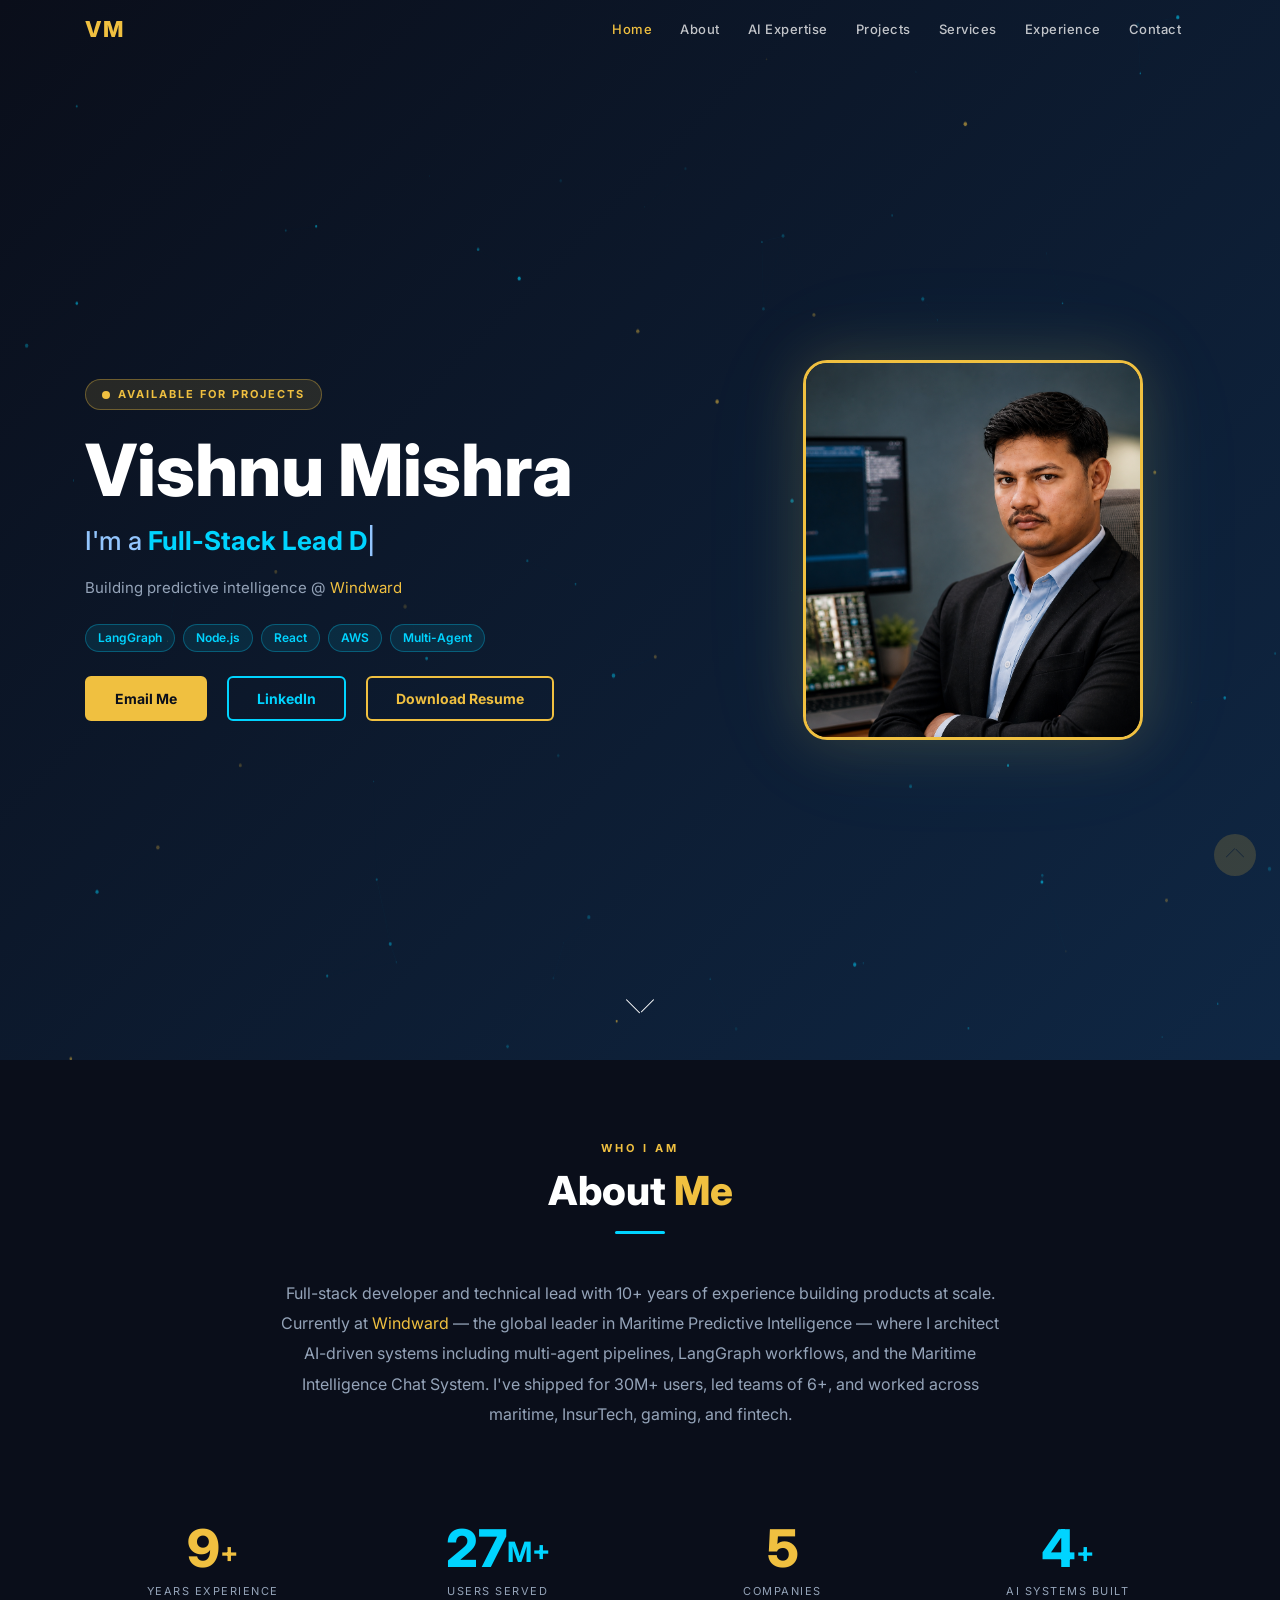
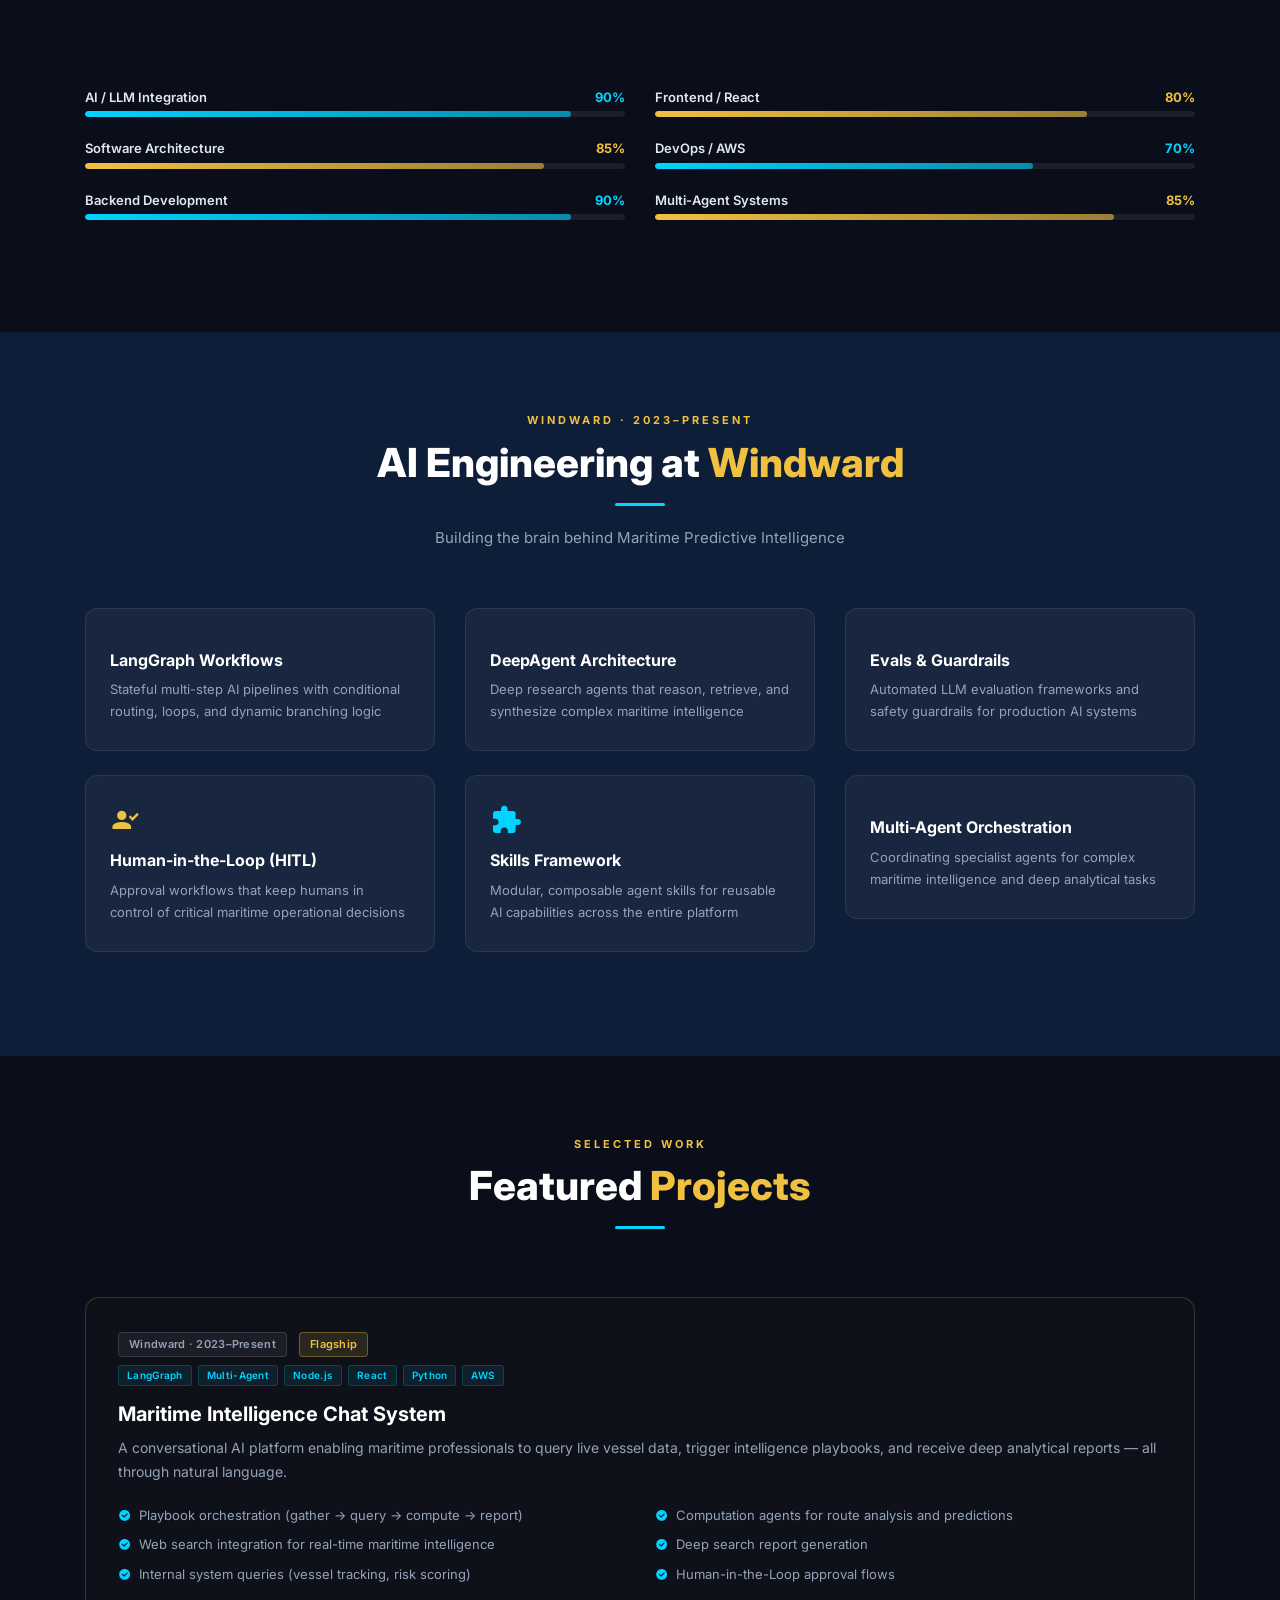
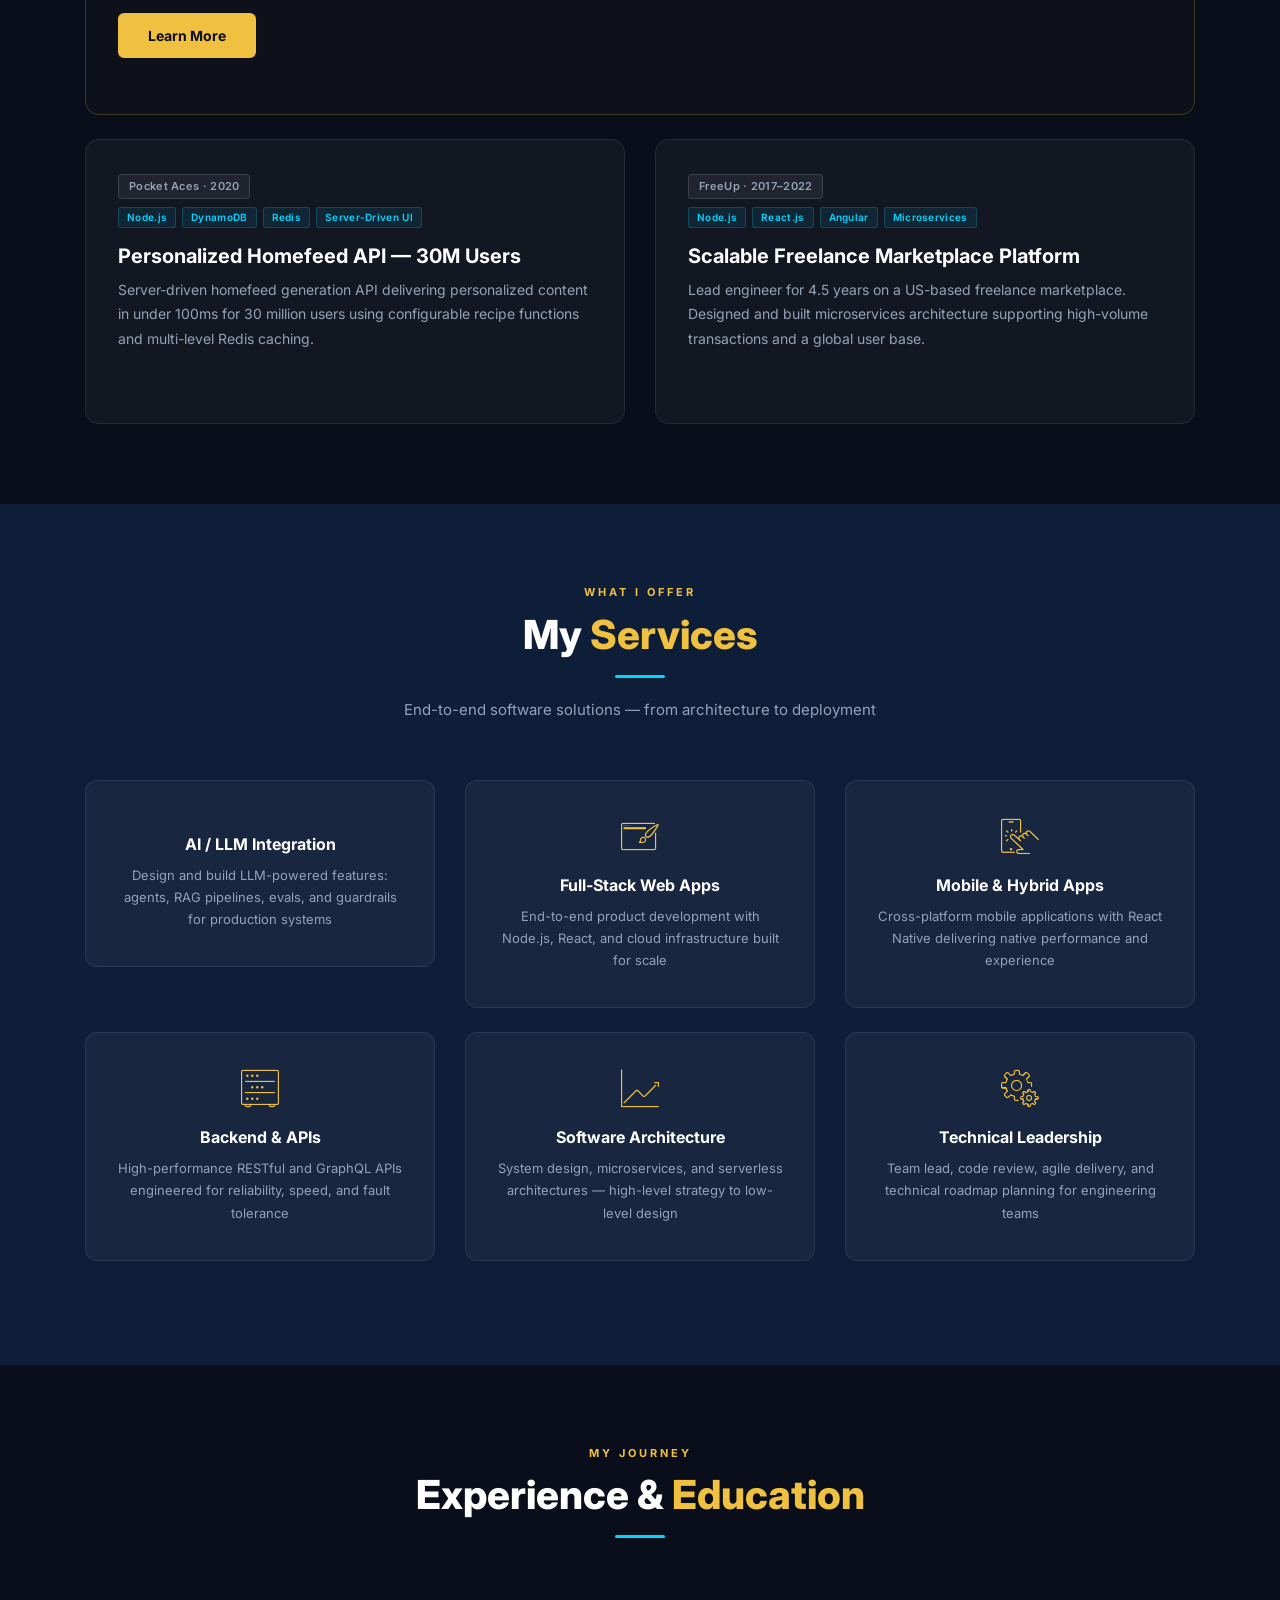
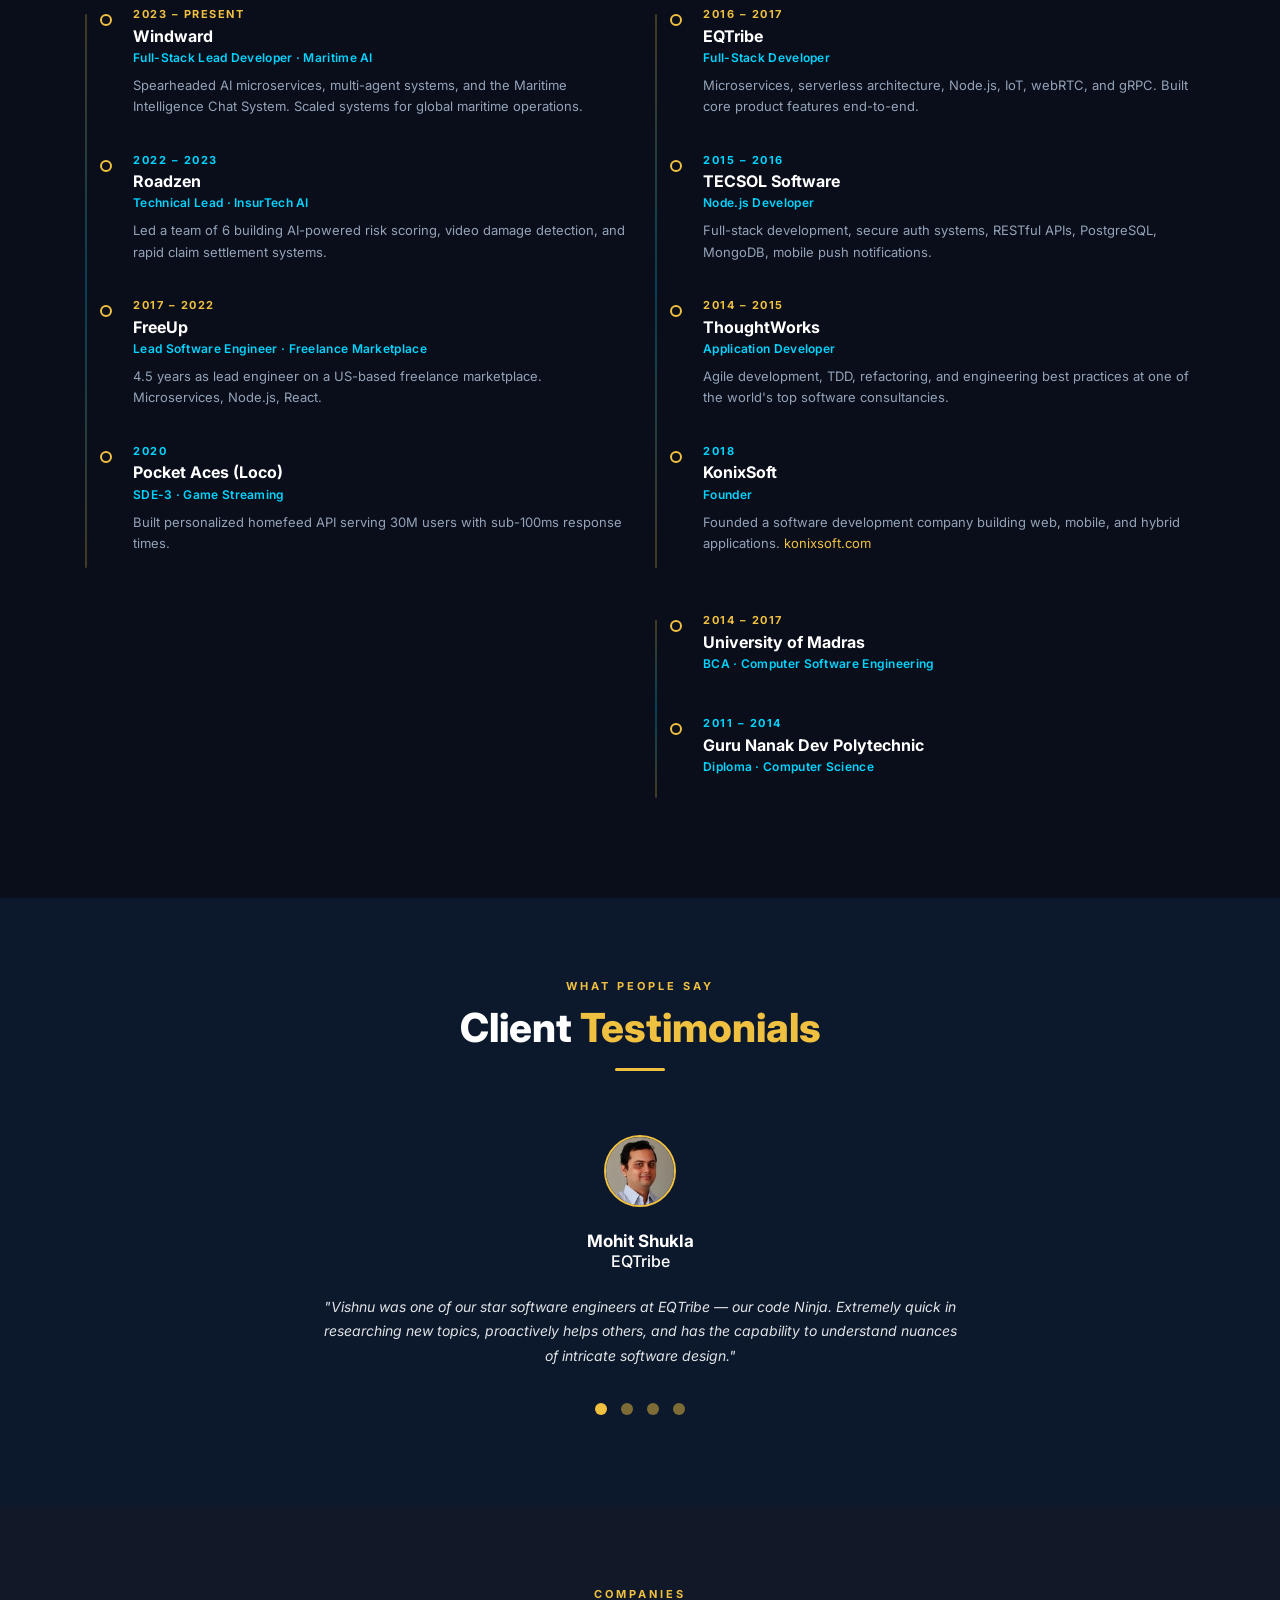
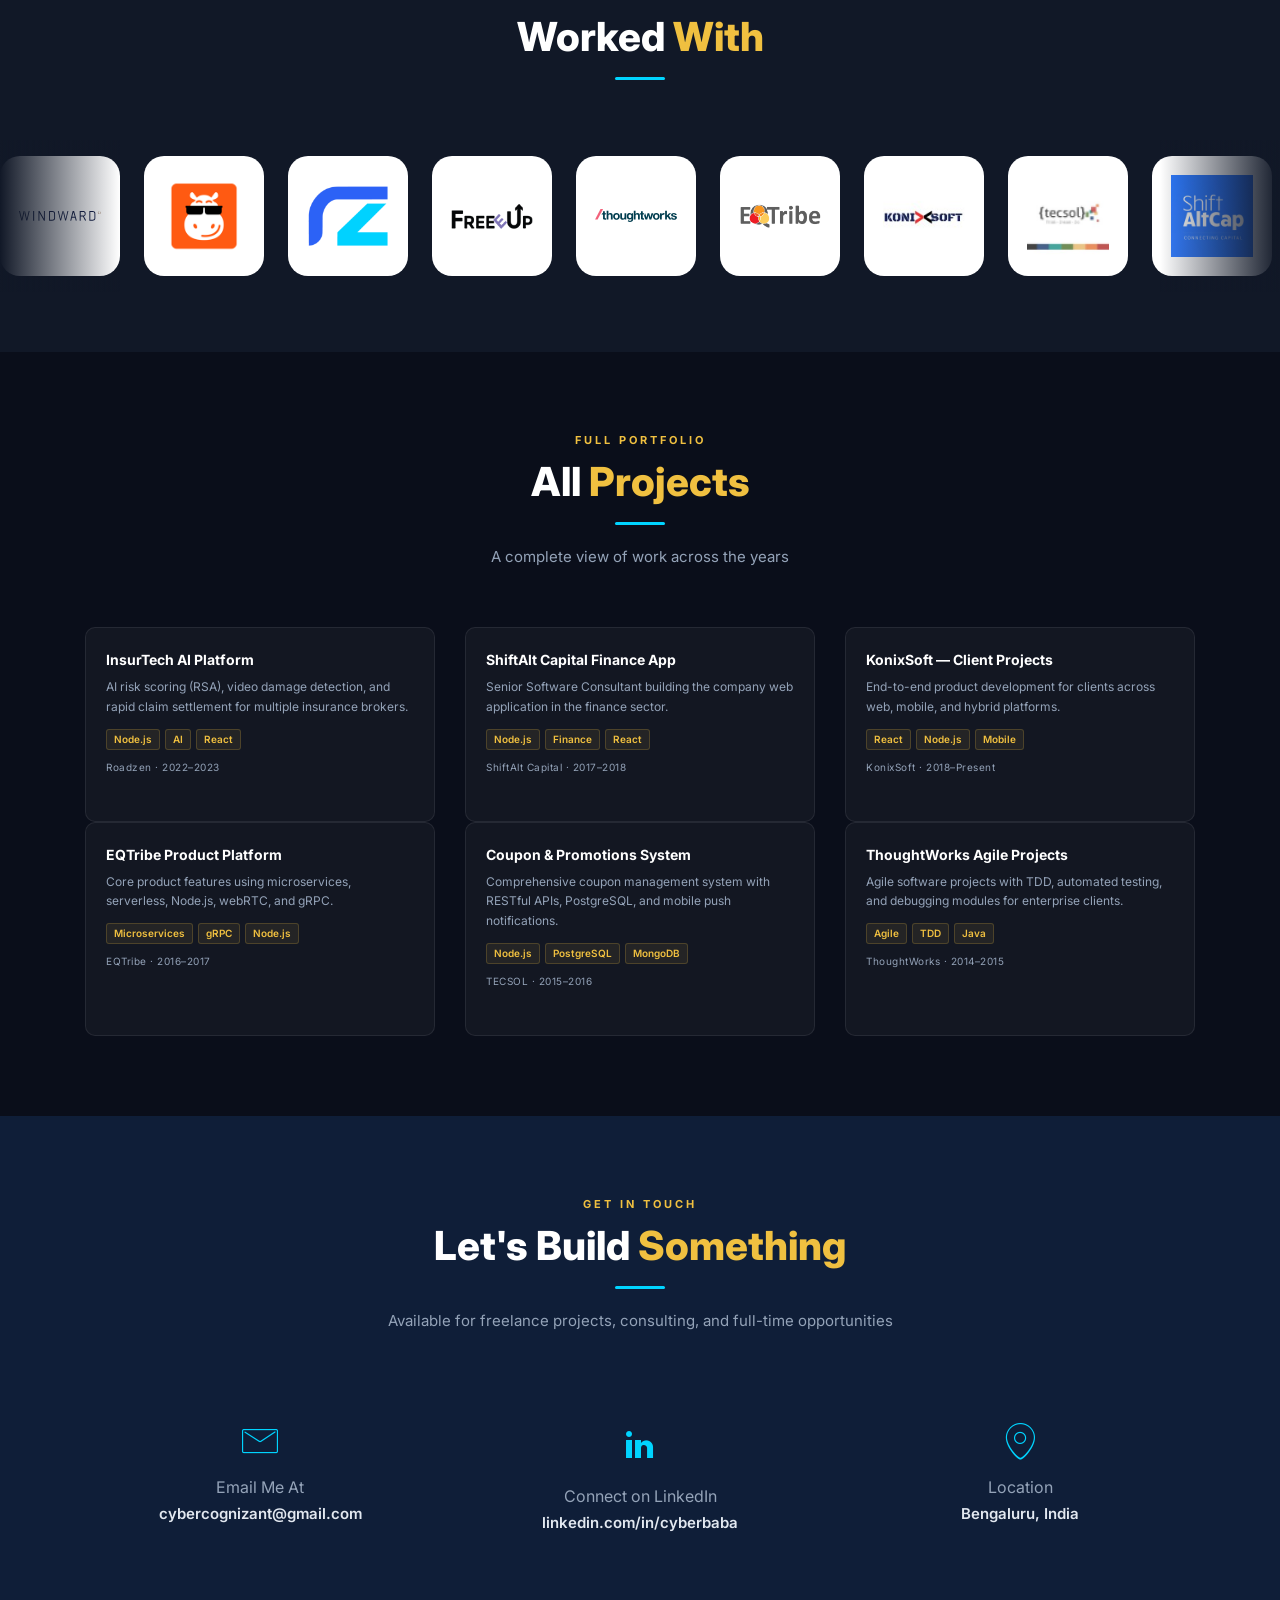
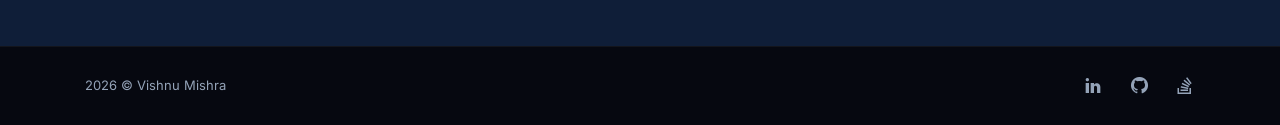
<file: index.html>
<!DOCTYPE html>
<html lang="en">
<head>
  <meta charset="UTF-8">
  <meta name="viewport" content="width=device-width, initial-scale=1">
  <title>Vishnu Mishra — AI Architect &amp; Full-Stack Lead Developer</title>
  <meta name="description" content="Full-stack lead developer and AI architect at Windward. 10+ years building scalable systems. LangGraph, multi-agent, Node.js, React. Available for consulting." />
  <meta name="keywords" content="Vishnu Mishra, AI Architect, LangGraph, Full Stack Developer, Maritime Intelligence, Node.js, React, Multi-Agent, DeepAgent, Windward" />
  <meta name="author" content="Vishnu Mishra" />
  <link rel="shortcut icon" href="images/favicon.ico">
  <link rel="stylesheet" href="css/bootstrap.min.css" />
  <link rel="stylesheet" href="css/materialdesignicons.min.css">
  <link rel="stylesheet" href="css/mobiriseicons.css">
  <link rel="stylesheet" href="css/magnific-popup.css">
  <link rel="stylesheet" href="css/animate.min.css">
  <link rel="stylesheet" href="css/owl.carousel.css" />
  <link rel="stylesheet" href="css/owl.theme.css" />
  <link rel="stylesheet" href="css/owl.transitions.css" />
  <link rel="stylesheet" href="https://unpkg.com/aos@2.3.4/dist/aos.css" />
  <link rel="stylesheet" href="css/custom.css">
</head>
<body>

  <!-- PRELOADER -->
  <div id="preloader">
    <div id="status"><div class="spinner">Loading...</div></div>
  </div>

  <!-- NAVBAR -->
  <nav class="navbar navbar-expand-lg fixed-top custom-nav sticky">
    <div class="container">
      <a class="navbar-brand" href="#home">
        <span class="nav-logo">VM</span>
      </a>
      <button class="navbar-toggler" type="button" data-toggle="collapse" data-target="#navbarCollapse" aria-controls="navbarCollapse" aria-expanded="false" aria-label="Toggle navigation">
        <i class="mdi mdi-menu nav-toggler-icon"></i>
      </button>
      <div class="collapse navbar-collapse" id="navbarCollapse">
        <ul class="navbar-nav ml-auto">
          <li class="nav-item active"><a href="#home" class="nav-link">Home</a></li>
          <li class="nav-item"><a href="#about" class="nav-link">About</a></li>
          <li class="nav-item"><a href="#ai-expertise" class="nav-link">AI Expertise</a></li>
          <li class="nav-item"><a href="#projects" class="nav-link">Projects</a></li>
          <li class="nav-item"><a href="#services" class="nav-link">Services</a></li>
          <li class="nav-item"><a href="#experience" class="nav-link">Experience</a></li>
          <li class="nav-item"><a href="#contact" class="nav-link">Contact</a></li>
        </ul>
      </div>
    </div>
  </nav>

  <!-- HERO -->
  <section class="hero-section" id="home">
    <canvas id="particles-canvas"></canvas>
    <div class="hero-content">
      <div class="container">
        <div class="row align-items-center min-vh-100">
          <div class="col-lg-7 col-md-8" data-aos="fade-right" data-aos-delay="100">
            <div class="available-badge">
              <span class="pulse-dot"></span> AVAILABLE FOR PROJECTS
            </div>
            <h1 class="hero-name">Vishnu Mishra</h1>
            <h2 class="hero-role">
              I'm a <span class="element" data-elements="Full-Stack Lead Developer.,AI Architect.,Maritime Intelligence Engineer."></span>
            </h2>
            <p class="hero-tagline">Building predictive intelligence @ <span class="text-gold">Windward</span></p>
            <div class="hero-tags">
              <span class="skill-tag">LangGraph</span>
              <span class="skill-tag">Node.js</span>
              <span class="skill-tag">React</span>
              <span class="skill-tag">AWS</span>
              <span class="skill-tag">Multi-Agent</span>
            </div>
            <div class="hero-ctas mt-4">
              <a href="mailto:cybercognizant@gmail.com" class="btn btn-gold">Email Me</a>
              <a href="https://www.linkedin.com/in/cyberbaba/" target="_blank" class="btn btn-outline-cyan ml-3">LinkedIn</a>
              <a href="vishnu_mishra_resume.pdf" download class="btn btn-outline-gold ml-3">Download Resume</a>
            </div>
          </div>
          <div class="col-lg-5 col-md-4 text-center d-none d-md-block" data-aos="fade-left" data-aos-delay="200">
            <div class="avatar-circle">
              <img src="images/vishnu.png" alt="Vishnu Mishra" class="avatar-photo">
            </div>
          </div>
        </div>
      </div>
    </div>
    <div class="scroll_down">
      <a href="#about" class="scroll"><i class="mbri-arrow-down text-white"></i></a>
    </div>
  </section>

  <!-- ABOUT -->
  <section class="section dark-section" id="about">
    <div class="container">
      <div class="row justify-content-center">
        <div class="col-lg-12" data-aos="fade-up">
          <div class="text-center section-header">
            <span class="section-label">WHO I AM</span>
            <h2>About <span class="text-gold">Me</span></h2>
            <div class="title-divider"></div>
          </div>
        </div>
      </div>
      <div class="row justify-content-center mt-4">
        <div class="col-lg-8 text-center" data-aos="fade-up" data-aos-delay="100">
          <p class="about-bio">
            Full-stack developer and technical lead with 10+ years of experience building products at scale. Currently at <span class="text-gold">Windward</span> — the global leader in Maritime Predictive Intelligence — where I architect AI-driven systems including multi-agent pipelines, LangGraph workflows, and the Maritime Intelligence Chat System. I've shipped for 30M+ users, led teams of 6+, and worked across maritime, InsurTech, gaming, and fintech.
          </p>
        </div>
      </div>
      <div class="row mt-5" id="counter">
        <div class="col-lg-3 col-6" data-aos="fade-up" data-aos-delay="100">
          <div class="stat-card text-center">
            <div><span class="stat-value text-gold" data-count="10">0</span><span class="stat-suffix text-gold">+</span></div>
            <p class="stat-label">Years Experience</p>
          </div>
        </div>
        <div class="col-lg-3 col-6" data-aos="fade-up" data-aos-delay="200">
          <div class="stat-card text-center">
            <div><span class="stat-value text-cyan" data-count="30">0</span><span class="stat-suffix text-cyan">M+</span></div>
            <p class="stat-label">Users Served</p>
          </div>
        </div>
        <div class="col-lg-3 col-6" data-aos="fade-up" data-aos-delay="300">
          <div class="stat-card text-center">
            <div><span class="stat-value text-gold" data-count="6">0</span></div>
            <p class="stat-label">Companies</p>
          </div>
        </div>
        <div class="col-lg-3 col-6" data-aos="fade-up" data-aos-delay="400">
          <div class="stat-card text-center">
            <div><span class="stat-value text-cyan" data-count="5">0</span><span class="stat-suffix text-cyan">+</span></div>
            <p class="stat-label">AI Systems Built</p>
          </div>
        </div>
      </div>
      <div class="row mt-5">
        <div class="col-lg-6" data-aos="fade-right">
          <div class="skill-bar-group">
            <div class="skill-item">
              <div class="d-flex justify-content-between mb-1">
                <span class="skill-name">AI / LLM Integration</span>
                <span class="skill-pct text-cyan">90%</span>
              </div>
              <div class="progress dark-progress">
                <div class="progress-bar cyan-bar" style="width:90%"></div>
              </div>
            </div>
            <div class="skill-item">
              <div class="d-flex justify-content-between mb-1">
                <span class="skill-name">Software Architecture</span>
                <span class="skill-pct text-gold">85%</span>
              </div>
              <div class="progress dark-progress">
                <div class="progress-bar gold-bar" style="width:85%"></div>
              </div>
            </div>
            <div class="skill-item">
              <div class="d-flex justify-content-between mb-1">
                <span class="skill-name">Backend Development</span>
                <span class="skill-pct text-cyan">90%</span>
              </div>
              <div class="progress dark-progress">
                <div class="progress-bar cyan-bar" style="width:90%"></div>
              </div>
            </div>
          </div>
        </div>
        <div class="col-lg-6" data-aos="fade-left">
          <div class="skill-bar-group">
            <div class="skill-item">
              <div class="d-flex justify-content-between mb-1">
                <span class="skill-name">Frontend / React</span>
                <span class="skill-pct text-gold">80%</span>
              </div>
              <div class="progress dark-progress">
                <div class="progress-bar gold-bar" style="width:80%"></div>
              </div>
            </div>
            <div class="skill-item">
              <div class="d-flex justify-content-between mb-1">
                <span class="skill-name">DevOps / AWS</span>
                <span class="skill-pct text-cyan">70%</span>
              </div>
              <div class="progress dark-progress">
                <div class="progress-bar cyan-bar" style="width:70%"></div>
              </div>
            </div>
            <div class="skill-item">
              <div class="d-flex justify-content-between mb-1">
                <span class="skill-name">Multi-Agent Systems</span>
                <span class="skill-pct text-gold">85%</span>
              </div>
              <div class="progress dark-progress">
                <div class="progress-bar gold-bar" style="width:85%"></div>
              </div>
            </div>
          </div>
        </div>
      </div>
    </div>
  </section>

  <!-- AI EXPERTISE -->
  <section class="section navy-section" id="ai-expertise">
    <div class="container">
      <div class="row justify-content-center">
        <div class="col-lg-12" data-aos="fade-up">
          <div class="text-center section-header">
            <span class="section-label">WINDWARD · 2023–PRESENT</span>
            <h2>AI Engineering at <span class="text-gold">Windward</span></h2>
            <div class="title-divider"></div>
            <p class="section-subtitle">Building the brain behind Maritime Predictive Intelligence</p>
          </div>
        </div>
      </div>
      <div class="row mt-5">
        <div class="col-lg-4 col-md-6" data-aos="fade-up" data-aos-delay="100">
          <div class="ai-card">
            <div class="ai-card-icon"><i class="mdi mdi-graph text-cyan"></i></div>
            <h5>LangGraph Workflows</h5>
            <p>Stateful multi-step AI pipelines with conditional routing, loops, and dynamic branching logic</p>
          </div>
        </div>
        <div class="col-lg-4 col-md-6" data-aos="fade-up" data-aos-delay="200">
          <div class="ai-card">
            <div class="ai-card-icon"><i class="mdi mdi-brain text-gold"></i></div>
            <h5>DeepAgent Architecture</h5>
            <p>Deep research agents that reason, retrieve, and synthesize complex maritime intelligence</p>
          </div>
        </div>
        <div class="col-lg-4 col-md-6" data-aos="fade-up" data-aos-delay="300">
          <div class="ai-card">
            <div class="ai-card-icon"><i class="mdi mdi-shield-check text-cyan"></i></div>
            <h5>Evals &amp; Guardrails</h5>
            <p>Automated LLM evaluation frameworks and safety guardrails for production AI systems</p>
          </div>
        </div>
        <div class="col-lg-4 col-md-6" data-aos="fade-up" data-aos-delay="400">
          <div class="ai-card">
            <div class="ai-card-icon"><i class="mdi mdi-account-check text-gold"></i></div>
            <h5>Human-in-the-Loop (HITL)</h5>
            <p>Approval workflows that keep humans in control of critical maritime operational decisions</p>
          </div>
        </div>
        <div class="col-lg-4 col-md-6" data-aos="fade-up" data-aos-delay="500">
          <div class="ai-card">
            <div class="ai-card-icon"><i class="mdi mdi-puzzle text-cyan"></i></div>
            <h5>Skills Framework</h5>
            <p>Modular, composable agent skills for reusable AI capabilities across the entire platform</p>
          </div>
        </div>
        <div class="col-lg-4 col-md-6" data-aos="fade-up" data-aos-delay="600">
          <div class="ai-card">
            <div class="ai-card-icon"><i class="mdi mdi-account-group text-gold"></i></div>
            <h5>Multi-Agent Orchestration</h5>
            <p>Coordinating specialist agents for complex maritime intelligence and deep analytical tasks</p>
          </div>
        </div>
      </div>
    </div>
  </section>

  <!-- FEATURED PROJECTS -->
  <section class="section dark-section" id="projects">
    <div class="container">
      <div class="row justify-content-center">
        <div class="col-lg-12" data-aos="fade-up">
          <div class="text-center section-header">
            <span class="section-label">SELECTED WORK</span>
            <h2>Featured <span class="text-gold">Projects</span></h2>
            <div class="title-divider"></div>
          </div>
        </div>
      </div>
      <div class="row mt-5" data-aos="fade-up" data-aos-delay="100">
        <div class="col-lg-12">
          <div class="project-card flagship-card">
            <div class="project-card-header">
              <div>
                <span class="project-tag">Windward · 2023–Present</span>
                <span class="project-tag flagship-tag ml-2">Flagship</span>
              </div>
              <div class="project-tech-tags mt-2">
                <span>LangGraph</span><span>Multi-Agent</span><span>Node.js</span><span>React</span><span>Python</span><span>AWS</span>
              </div>
            </div>
            <h3 class="project-title">Maritime Intelligence Chat System</h3>
            <p class="project-desc">A conversational AI platform enabling maritime professionals to query live vessel data, trigger intelligence playbooks, and receive deep analytical reports — all through natural language.</p>
            <div class="row mt-3">
              <div class="col-md-6">
                <div class="playbook-item"><i class="mdi mdi-check-circle text-cyan mr-2"></i>Playbook orchestration (gather → query → compute → report)</div>
                <div class="playbook-item"><i class="mdi mdi-check-circle text-cyan mr-2"></i>Web search integration for real-time maritime intelligence</div>
                <div class="playbook-item"><i class="mdi mdi-check-circle text-cyan mr-2"></i>Internal system queries (vessel tracking, risk scoring)</div>
              </div>
              <div class="col-md-6">
                <div class="playbook-item"><i class="mdi mdi-check-circle text-cyan mr-2"></i>Computation agents for route analysis and predictions</div>
                <div class="playbook-item"><i class="mdi mdi-check-circle text-cyan mr-2"></i>Deep search report generation</div>
                <div class="playbook-item"><i class="mdi mdi-check-circle text-cyan mr-2"></i>Human-in-the-Loop approval flows</div>
              </div>
            </div>
            <a href="mailto:cybercognizant@gmail.com" class="btn btn-gold mt-4">Learn More</a>
          </div>
        </div>
      </div>
      <div class="row mt-4">
        <div class="col-lg-6" data-aos="fade-right" data-aos-delay="100">
          <div class="project-card">
            <div class="project-card-header">
              <span class="project-tag">Pocket Aces · 2020</span>
              <div class="project-tech-tags mt-2">
                <span>Node.js</span><span>DynamoDB</span><span>Redis</span><span>Server-Driven UI</span>
              </div>
            </div>
            <h4 class="project-title">Personalized Homefeed API — 30M Users</h4>
            <p class="project-desc">Server-driven homefeed generation API delivering personalized content in under 100ms for 30 million users using configurable recipe functions and multi-level Redis caching.</p>
          </div>
        </div>
        <div class="col-lg-6" data-aos="fade-left" data-aos-delay="200">
          <div class="project-card">
            <div class="project-card-header">
              <span class="project-tag">FreeUp · 2017–2022</span>
              <div class="project-tech-tags mt-2">
                <span>Node.js</span><span>React.js</span><span>Angular</span><span>Microservices</span>
              </div>
            </div>
            <h4 class="project-title">Scalable Freelance Marketplace Platform</h4>
            <p class="project-desc">Lead engineer for 4.5 years on a US-based freelance marketplace. Designed and built microservices architecture supporting high-volume transactions and a global user base.</p>
          </div>
        </div>
      </div>
    </div>
  </section>

  <!-- SERVICES -->
  <section class="section navy-section" id="services">
    <div class="container">
      <div class="row justify-content-center">
        <div class="col-lg-12" data-aos="fade-up">
          <div class="text-center section-header">
            <span class="section-label">WHAT I OFFER</span>
            <h2>My <span class="text-gold">Services</span></h2>
            <div class="title-divider"></div>
            <p class="section-subtitle">End-to-end software solutions — from architecture to deployment</p>
          </div>
        </div>
      </div>
      <div class="row mt-5">
        <div class="col-lg-4 col-md-6" data-aos="fade-up" data-aos-delay="100">
          <div class="service-card text-center">
            <div class="service-icon"><i class="mdi mdi-brain"></i></div>
            <h5>AI / LLM Integration</h5>
            <p>Design and build LLM-powered features: agents, RAG pipelines, evals, and guardrails for production systems</p>
          </div>
        </div>
        <div class="col-lg-4 col-md-6" data-aos="fade-up" data-aos-delay="200">
          <div class="service-card text-center">
            <div class="service-icon"><i class="mbri-website-theme"></i></div>
            <h5>Full-Stack Web Apps</h5>
            <p>End-to-end product development with Node.js, React, and cloud infrastructure built for scale</p>
          </div>
        </div>
        <div class="col-lg-4 col-md-6" data-aos="fade-up" data-aos-delay="300">
          <div class="service-card text-center">
            <div class="service-icon"><i class="mbri-touch"></i></div>
            <h5>Mobile &amp; Hybrid Apps</h5>
            <p>Cross-platform mobile applications with React Native delivering native performance and experience</p>
          </div>
        </div>
        <div class="col-lg-4 col-md-6" data-aos="fade-up" data-aos-delay="400">
          <div class="service-card text-center">
            <div class="service-icon"><i class="mbri-database"></i></div>
            <h5>Backend &amp; APIs</h5>
            <p>High-performance RESTful and GraphQL APIs engineered for reliability, speed, and fault tolerance</p>
          </div>
        </div>
        <div class="col-lg-4 col-md-6" data-aos="fade-up" data-aos-delay="500">
          <div class="service-card text-center">
            <div class="service-icon"><i class="mbri-growing-chart"></i></div>
            <h5>Software Architecture</h5>
            <p>System design, microservices, and serverless architectures — high-level strategy to low-level design</p>
          </div>
        </div>
        <div class="col-lg-4 col-md-6" data-aos="fade-up" data-aos-delay="600">
          <div class="service-card text-center">
            <div class="service-icon"><i class="mbri-setting"></i></div>
            <h5>Technical Leadership</h5>
            <p>Team lead, code review, agile delivery, and technical roadmap planning for engineering teams</p>
          </div>
        </div>
      </div>
    </div>
  </section>

  <!-- EXPERIENCE & EDUCATION -->
  <section class="section dark-section" id="experience">
    <div class="container">
      <div class="row justify-content-center">
        <div class="col-lg-12" data-aos="fade-up">
          <div class="text-center section-header">
            <span class="section-label">MY JOURNEY</span>
            <h2>Experience &amp; <span class="text-gold">Education</span></h2>
            <div class="title-divider"></div>
          </div>
        </div>
      </div>
      <div class="row mt-5">
        <div class="col-lg-6" data-aos="fade-right">
          <div class="timeline">
            <div class="timeline-item">
              <div class="timeline-year text-gold">2023 – Present</div>
              <h5 class="text-white">Windward</h5>
              <span class="timeline-role">Full-Stack Lead Developer · Maritime AI</span>
              <p>Spearheaded AI microservices, multi-agent systems, and the Maritime Intelligence Chat System. Scaled systems for global maritime operations.</p>
            </div>
            <div class="timeline-item">
              <div class="timeline-year text-cyan">2022 – 2023</div>
              <h5 class="text-white">Roadzen</h5>
              <span class="timeline-role">Technical Lead · InsurTech AI</span>
              <p>Led a team of 6 building AI-powered risk scoring, video damage detection, and rapid claim settlement systems.</p>
            </div>
            <div class="timeline-item">
              <div class="timeline-year text-gold">2017 – 2022</div>
              <h5 class="text-white">FreeUp</h5>
              <span class="timeline-role">Lead Software Engineer · Freelance Marketplace</span>
              <p>4.5 years as lead engineer on a US-based freelance marketplace. Microservices, Node.js, React.</p>
            </div>
            <div class="timeline-item">
              <div class="timeline-year text-cyan">2020</div>
              <h5 class="text-white">Pocket Aces (Loco)</h5>
              <span class="timeline-role">SDE-3 · Game Streaming</span>
              <p>Built personalized homefeed API serving 30M users with sub-100ms response times.</p>
            </div>
          </div>
        </div>
        <div class="col-lg-6" data-aos="fade-left">
          <div class="timeline">
            <div class="timeline-item">
              <div class="timeline-year text-gold">2016 – 2017</div>
              <h5 class="text-white">EQTribe</h5>
              <span class="timeline-role">Full-Stack Developer</span>
              <p>Microservices, serverless architecture, Node.js, IoT, webRTC, and gRPC. Built core product features end-to-end.</p>
            </div>
            <div class="timeline-item">
              <div class="timeline-year text-cyan">2015 – 2016</div>
              <h5 class="text-white">TECSOL Software</h5>
              <span class="timeline-role">Node.js Developer</span>
              <p>Full-stack development, secure auth systems, RESTful APIs, PostgreSQL, MongoDB, mobile push notifications.</p>
            </div>
            <div class="timeline-item">
              <div class="timeline-year text-gold">2014 – 2015</div>
              <h5 class="text-white">ThoughtWorks</h5>
              <span class="timeline-role">Application Developer</span>
              <p>Agile development, TDD, refactoring, and engineering best practices at one of the world's top software consultancies.</p>
            </div>
            <div class="timeline-item">
              <div class="timeline-year text-cyan">2018</div>
              <h5 class="text-white">KonixSoft</h5>
              <span class="timeline-role">Founder</span>
              <p>Founded a software development company building web, mobile, and hybrid applications. <a href="http://konixsoft.com" target="_blank" class="text-gold">konixsoft.com</a></p>
            </div>
          </div>
          <div class="timeline mt-4">
            <div class="timeline-item">
              <div class="timeline-year text-gold">2014 – 2017</div>
              <h5 class="text-white">University of Madras</h5>
              <span class="timeline-role">BCA · Computer Software Engineering</span>
            </div>
            <div class="timeline-item">
              <div class="timeline-year text-cyan">2011 – 2014</div>
              <h5 class="text-white">Guru Nanak Dev Polytechnic</h5>
              <span class="timeline-role">Diploma · Computer Science</span>
            </div>
          </div>
        </div>
      </div>
    </div>
  </section>

  <!-- TESTIMONIALS -->
  <section class="section bg-client" id="client">
    <div class="bg-overlay"></div>
    <div class="container">
      <div class="row justify-content-center">
        <div class="col-lg-12" data-aos="fade-up">
          <div class="text-center text-white section-header">
            <span class="section-label" style="color:var(--gold)">WHAT PEOPLE SAY</span>
            <h2 style="color:#fff">Client <span style="color:var(--gold)">Testimonials</span></h2>
            <div class="title-divider" style="background:var(--gold)"></div>
          </div>
        </div>
      </div>
      <div class="row mt-4">
        <div class="col-lg-12">
          <div id="owl-demo" class="owl-carousel">
            <div class="text-white people_says text-center">
              <div class="people_icon"><img src="images/feedback/1.jpeg" alt="Mohit Shukla"></div>
              <div class="people_review_box mt-4">
                <p class="people_name text-white h5 font-weight-bold mb-0">Mohit Shukla</p>
                <p class="h6">EQTribe</p>
                <p class="people_review text-white mx-auto pt-3 mb-0">"Vishnu was one of our star software engineers at EQTribe — our code Ninja. Extremely quick in researching new topics, proactively helps others, and has the capability to understand nuances of intricate software design."</p>
              </div>
            </div>
            <div class="text-white people_says text-center">
              <div class="people_icon"><img src="images/feedback/2.jpeg" alt="Rachna Shukla"></div>
              <div class="people_review_box mt-4">
                <p class="people_name text-white h5 font-weight-bold mb-0">Rachna Shukla</p>
                <p class="h6">EQTribe</p>
                <p class="people_review text-white mx-auto pt-3 mb-0">"Vishnu is a super hacker and EQTribe was very fortunate to have him. Very quick to learn new technologies, always excited about new challenges, the go-to person if anything new had to be cracked. Would love to have him back."</p>
              </div>
            </div>
            <div class="text-white people_says text-center">
              <div class="people_icon"><img src="images/feedback/4.jpeg" alt="Afreen Munawwar"></div>
              <div class="people_review_box mt-4">
                <p class="people_name text-white h5 font-weight-bold mb-0">Afreen Munawwar</p>
                <p class="h6">LEAP Dev</p>
                <p class="people_review text-white mx-auto pt-3 mb-0">"Vishnu is one of those developers who can be an asset to any team. Technically strong, a great learner, eager to pick up new technologies, and always delivers on time with good quality code."</p>
              </div>
            </div>
            <div class="text-white people_says text-center">
              <div class="people_icon"><img src="images/feedback/3.jpeg" alt="Sapna Rajaputra"></div>
              <div class="people_review_box mt-4">
                <p class="people_name text-white h5 font-weight-bold mb-0">Sapna Rajaputra</p>
                <p class="h6">EQTribe</p>
                <p class="people_review text-white mx-auto pt-3 mb-0">"Any problem and Vishnu is more than eager to take up the challenge. A good team player who is always ready to help others in need and knows how to have fun during work."</p>
              </div>
            </div>
          </div>
        </div>
      </div>
    </div>
  </section>

  <!-- WORKED WITH -->
  <section class="section worked-with-section">
    <div class="container">
      <div class="row justify-content-center">
        <div class="col-lg-12" data-aos="fade-up">
          <div class="text-center section-header">
            <span class="section-label">COMPANIES</span>
            <h2>Worked <span class="text-gold">With</span></h2>
            <div class="title-divider"></div>
          </div>
        </div>
      </div>
    </div>
    <div class="marquee-wrapper" data-aos="fade-up" data-aos-delay="100">
      <div class="marquee-track">
        <a class="company-chip" href="https://windward.ai/" target="_blank" rel="noopener noreferrer" title="Windward"><img src="images/clients/windward.svg" alt="Windward" class="chip-logo"></a>
        <a class="company-chip" href="https://loco.com/" target="_blank" rel="noopener noreferrer" title="Pocket Aces · Loco"><img src="images/clients/loco.png" alt="Loco" class="chip-logo"></a>
        <a class="company-chip" href="https://www.roadzen.ai/" target="_blank" rel="noopener noreferrer" title="Roadzen"><img src="images/clients/roadzen.png" alt="Roadzen" class="chip-logo"></a>
        <a class="company-chip" href="https://freeup.net/" target="_blank" rel="noopener noreferrer" title="FreeUp"><img src="images/clients/freeeup.png" alt="FreeUp" class="chip-logo"></a>
        <a class="company-chip" href="https://www.thoughtworks.com/" target="_blank" rel="noopener noreferrer" title="ThoughtWorks"><img src="images/clients/thoughtworks.svg" alt="ThoughtWorks" class="chip-logo"></a>
        <a class="company-chip" href="https://www.linkedin.com/company/eqtribe" target="_blank" rel="noopener noreferrer" title="EQTribe"><img src="images/clients/eqtribe.png" alt="EQTribe" class="chip-logo"></a>
        <a class="company-chip" href="https://www.linkedin.com/company/konixsoft" target="_blank" rel="noopener noreferrer" title="KonixSoft"><img src="images/clients/konixsoft.png" alt="KonixSoft" class="chip-logo"></a>
        <a class="company-chip" href="https://www.linkedin.com/company/tecsol-software-pvt-ltd/" target="_blank" rel="noopener noreferrer" title="TECSOL"><img src="images/clients/tecsol.png" alt="TECSOL" class="chip-logo"></a>
        <a class="company-chip" href="https://www.shiftalt.capital/" target="_blank" rel="noopener noreferrer" title="ShiftAlt Capital"><img src="images/clients/shiftalt.jpg" alt="ShiftAlt Capital" class="chip-logo"></a>
        <a class="company-chip" href="https://hashmeapp.com/" target="_blank" rel="noopener noreferrer" title="HashMe"><img src="images/clients/hashme.png" alt="HashMe" class="chip-logo"></a>
        <a class="company-chip" href="https://ayodhyadham.info/" target="_blank" rel="noopener noreferrer" title="Ayodhya Dham"><img src="images/clients/ayodhyadham.png" alt="Ayodhya Dham" class="chip-logo"></a>
        <!-- Duplicate set for seamless infinite scroll -->
        <a class="company-chip" href="https://windward.ai/" target="_blank" rel="noopener noreferrer" title="Windward"><img src="images/clients/windward.svg" alt="Windward" class="chip-logo"></a>
        <a class="company-chip" href="https://loco.com/" target="_blank" rel="noopener noreferrer" title="Pocket Aces · Loco"><img src="images/clients/loco.png" alt="Loco" class="chip-logo"></a>
        <a class="company-chip" href="https://www.roadzen.ai/" target="_blank" rel="noopener noreferrer" title="Roadzen"><img src="images/clients/roadzen.png" alt="Roadzen" class="chip-logo"></a>
        <a class="company-chip" href="https://freeup.net/" target="_blank" rel="noopener noreferrer" title="FreeUp"><img src="images/clients/freeeup.png" alt="FreeUp" class="chip-logo"></a>
        <a class="company-chip" href="https://www.thoughtworks.com/" target="_blank" rel="noopener noreferrer" title="ThoughtWorks"><img src="images/clients/thoughtworks.svg" alt="ThoughtWorks" class="chip-logo"></a>
        <a class="company-chip" href="https://www.linkedin.com/company/eqtribe" target="_blank" rel="noopener noreferrer" title="EQTribe"><img src="images/clients/eqtribe.png" alt="EQTribe" class="chip-logo"></a>
        <a class="company-chip" href="https://www.linkedin.com/company/konixsoft" target="_blank" rel="noopener noreferrer" title="KonixSoft"><img src="images/clients/konixsoft.png" alt="KonixSoft" class="chip-logo"></a>
        <a class="company-chip" href="https://www.linkedin.com/company/tecsol-software-pvt-ltd/" target="_blank" rel="noopener noreferrer" title="TECSOL"><img src="images/clients/tecsol.png" alt="TECSOL" class="chip-logo"></a>
        <a class="company-chip" href="https://www.shiftalt.capital/" target="_blank" rel="noopener noreferrer" title="ShiftAlt Capital"><img src="images/clients/shiftalt.jpg" alt="ShiftAlt Capital" class="chip-logo"></a>
        <a class="company-chip" href="https://hashmeapp.com/" target="_blank" rel="noopener noreferrer" title="HashMe"><img src="images/clients/hashme.png" alt="HashMe" class="chip-logo"></a>
        <a class="company-chip" href="https://ayodhyadham.info/" target="_blank" rel="noopener noreferrer" title="Ayodhya Dham"><img src="images/clients/ayodhyadham.png" alt="Ayodhya Dham" class="chip-logo"></a>
      </div>
    </div>
  </section>

  <!-- ALL PROJECTS -->
  <section class="section dark-section" id="all-projects">
    <div class="container">
      <div class="row justify-content-center">
        <div class="col-lg-12" data-aos="fade-up">
          <div class="text-center section-header">
            <span class="section-label">FULL PORTFOLIO</span>
            <h2>All <span class="text-gold">Projects</span></h2>
            <div class="title-divider"></div>
            <p class="section-subtitle">A complete view of work across the years</p>
          </div>
        </div>
      </div>
      <div class="row mt-5">
        <div class="col-lg-4 col-md-6" data-aos="fade-up" data-aos-delay="100">
          <div class="mini-project-card">
            <h6>InsurTech AI Platform</h6>
            <p>AI risk scoring (RSA), video damage detection, and rapid claim settlement for multiple insurance brokers.</p>
            <div class="mini-tags"><span>Node.js</span><span>AI</span><span>React</span></div>
            <div class="mini-tag-company">Roadzen · 2022–2023</div>
          </div>
        </div>
        <div class="col-lg-4 col-md-6" data-aos="fade-up" data-aos-delay="200">
          <div class="mini-project-card">
            <h6>ShiftAlt Capital Finance App</h6>
            <p>Senior Software Consultant building the company web application in the finance sector.</p>
            <div class="mini-tags"><span>Node.js</span><span>Finance</span><span>React</span></div>
            <div class="mini-tag-company">ShiftAlt Capital · 2017–2018</div>
          </div>
        </div>
        <div class="col-lg-4 col-md-6" data-aos="fade-up" data-aos-delay="300">
          <div class="mini-project-card">
            <h6>KonixSoft — Client Projects</h6>
            <p>End-to-end product development for clients across web, mobile, and hybrid platforms.</p>
            <div class="mini-tags"><span>React</span><span>Node.js</span><span>Mobile</span></div>
            <div class="mini-tag-company">KonixSoft · 2018–Present</div>
          </div>
        </div>
        <div class="col-lg-4 col-md-6" data-aos="fade-up" data-aos-delay="400">
          <div class="mini-project-card">
            <h6>EQTribe Product Platform</h6>
            <p>Core product features using microservices, serverless, Node.js, webRTC, and gRPC.</p>
            <div class="mini-tags"><span>Microservices</span><span>gRPC</span><span>Node.js</span></div>
            <div class="mini-tag-company">EQTribe · 2016–2017</div>
          </div>
        </div>
        <div class="col-lg-4 col-md-6" data-aos="fade-up" data-aos-delay="500">
          <div class="mini-project-card">
            <h6>Coupon &amp; Promotions System</h6>
            <p>Comprehensive coupon management system with RESTful APIs, PostgreSQL, and mobile push notifications.</p>
            <div class="mini-tags"><span>Node.js</span><span>PostgreSQL</span><span>MongoDB</span></div>
            <div class="mini-tag-company">TECSOL · 2015–2016</div>
          </div>
        </div>
        <div class="col-lg-4 col-md-6" data-aos="fade-up" data-aos-delay="600">
          <div class="mini-project-card">
            <h6>ThoughtWorks Agile Projects</h6>
            <p>Agile software projects with TDD, automated testing, and debugging modules for enterprise clients.</p>
            <div class="mini-tags"><span>Agile</span><span>TDD</span><span>Java</span></div>
            <div class="mini-tag-company">ThoughtWorks · 2014–2015</div>
          </div>
        </div>
      </div>
    </div>
  </section>

  <!-- CONTACT -->
  <section class="section navy-section" id="contact">
    <div class="container">
      <div class="row justify-content-center">
        <div class="col-lg-12" data-aos="fade-up">
          <div class="text-center section-header">
            <span class="section-label">GET IN TOUCH</span>
            <h2>Let's Build <span class="text-gold">Something</span></h2>
            <div class="title-divider"></div>
            <p class="section-subtitle">Available for freelance projects, consulting, and full-time opportunities</p>
          </div>
        </div>
      </div>
      <div class="row mt-5 justify-content-center">
        <div class="col-lg-4 col-md-6 text-center" data-aos="fade-right">
          <div class="contact-item">
            <i class="mbri-letter text-cyan h2 mb-3 d-block"></i>
            <p class="text-muted-light mb-1">Email Me At</p>
            <a href="mailto:cybercognizant@gmail.com" class="contact-link">cybercognizant@gmail.com</a>
          </div>
        </div>
        <div class="col-lg-4 col-md-6 text-center" data-aos="fade-left">
          <div class="contact-item">
            <i class="mdi mdi-linkedin text-cyan h2 mb-3 d-block"></i>
            <p class="text-muted-light mb-1">Connect on LinkedIn</p>
            <a href="https://www.linkedin.com/in/cyberbaba/" target="_blank" class="contact-link">linkedin.com/in/cyberbaba</a>
          </div>
        </div>
        <div class="col-lg-4 col-md-6 text-center" data-aos="fade-up" data-aos-delay="100">
          <div class="contact-item">
            <i class="mbri-pin text-cyan h2 mb-3 d-block"></i>
            <p class="text-muted-light mb-1">Location</p>
            <span class="contact-link">Bengaluru, India</span>
          </div>
        </div>
      </div>
    </div>
  </section>

  <!-- FOOTER -->
  <footer class="dark-footer">
    <div class="container">
      <div class="row py-4 align-items-center">
        <div class="col-lg-6">
          <p class="mb-0 text-muted-dark">2026 &copy; Vishnu Mishra</p>
        </div>
        <div class="col-lg-6 text-lg-right">
          <ul class="list-inline mb-0 footer-social">
            <li class="list-inline-item"><a href="https://www.linkedin.com/in/cyberbaba/" target="_blank"><i class="mdi mdi-linkedin"></i></a></li>
            <li class="list-inline-item"><a href="https://github.com/vishnumishra" target="_blank"><i class="mdi mdi-github-circle"></i></a></li>
            <li class="list-inline-item"><a href="https://stackoverflow.com/users/4972822/vishnu-mishra" target="_blank"><i class="mdi mdi-stackoverflow"></i></a></li>
          </ul>
        </div>
      </div>
    </div>
  </footer>

  <a href="#" class="back_top"><i class="mbri-arrow-up"></i></a>

  <!-- JS -->
  <script src="js/jquery.min.js"></script>
  <script src="js/popper.min.js"></script>
  <script src="js/bootstrap.min.js"></script>
  <script src="js/jquery.easing.min.js"></script>
  <script src="js/scrollspy.min.js"></script>
  <script src="js/typed.js"></script>
  <script src="js/jquery.magnific-popup.min.js"></script>
  <script src="js/owl.carousel.min.js"></script>
  <script src="js/particles.js"></script>
  <script src="https://unpkg.com/aos@2.3.4/dist/aos.js"></script>
  <script src="js/index.js"></script>
  <script>
    AOS.init({ duration: 700, once: true, offset: 60 });
    $(".element").each(function () {
      var $this = $(this);
      $this.typed({ strings: $this.attr("data-elements").split(","), typeSpeed: 80, backDelay: 2500 });
    });
  </script>
</body>
</html>
</file>
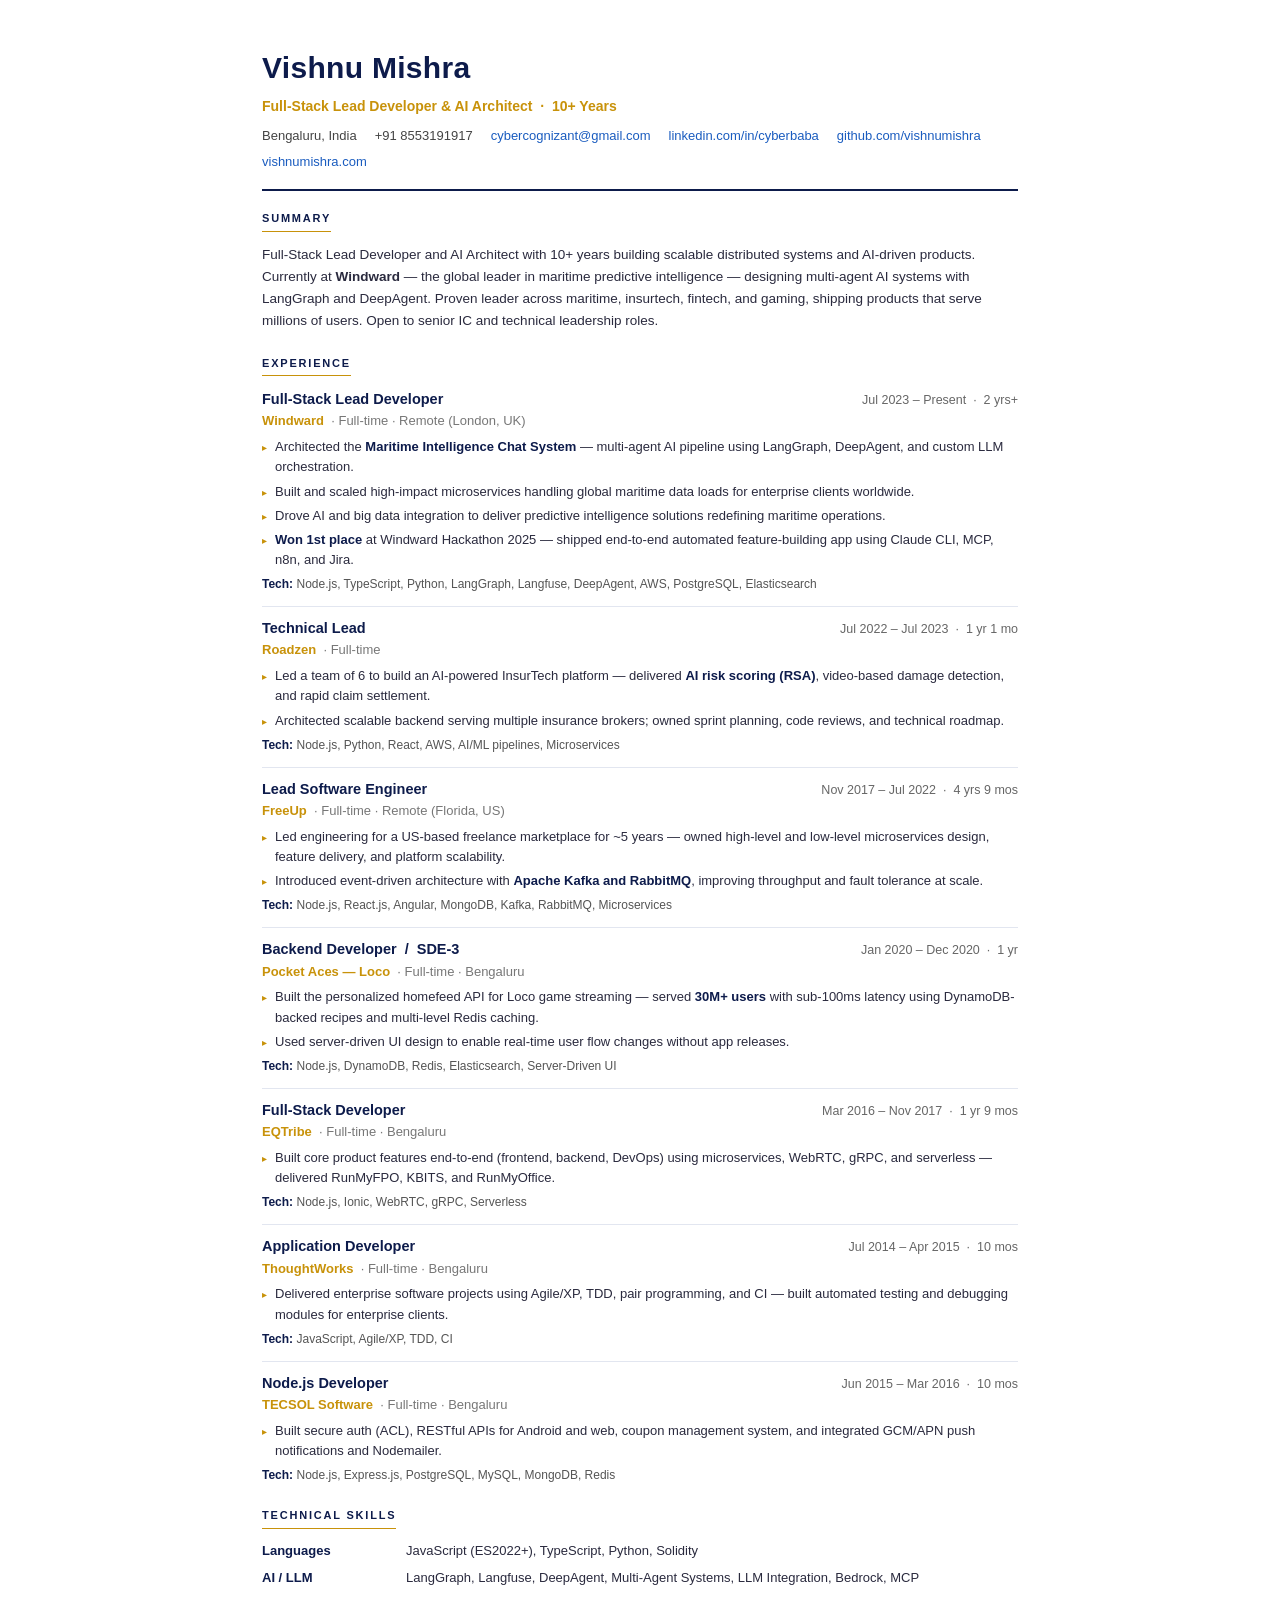
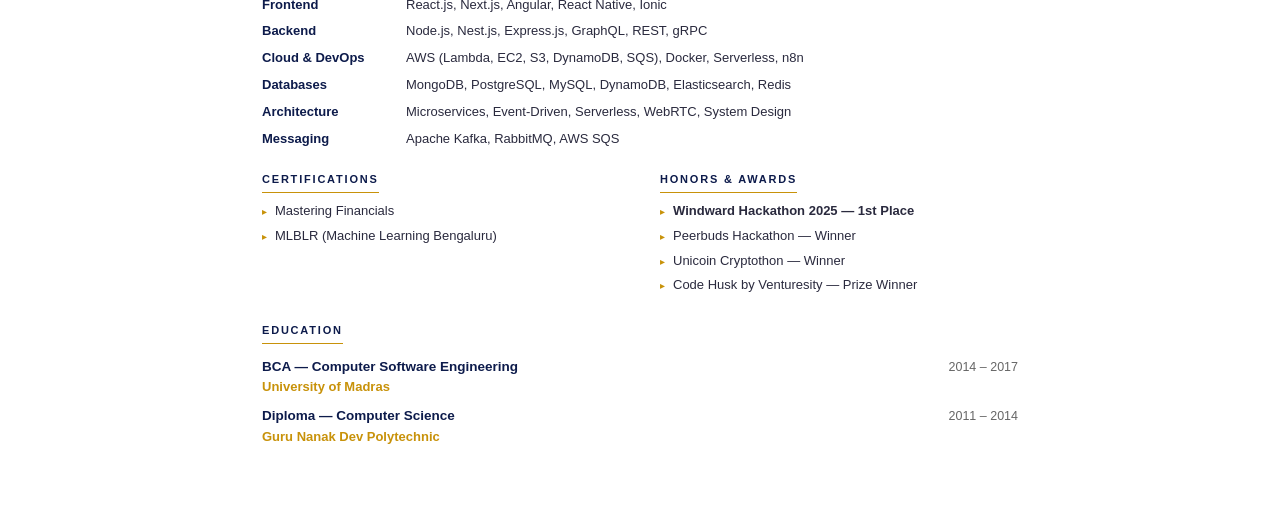
<file: resume.html>
<!DOCTYPE html>
<html lang="en">
<head>
  <meta charset="UTF-8" />
  <meta name="viewport" content="width=device-width, initial-scale=1.0" />
  <title>Vishnu Mishra — Resume</title>
  <style>
    *, *::before, *::after { box-sizing: border-box; margin: 0; padding: 0; }

    body {
      font-family: 'Segoe UI', Arial, sans-serif;
      font-size: 14px;
      line-height: 1.6;
      color: #1a1a2e;
      background: #fff;
      max-width: 860px;
      margin: 0 auto;
      padding: 44px 52px;
    }

    /* ── HEADER ── */
    .header { margin-bottom: 16px; }
    .header h1 { font-size: 30px; font-weight: 700; color: #0d1b4b; letter-spacing: 0.3px; margin-bottom: 3px; }
    .header .tagline { font-size: 14px; color: #c8920a; font-weight: 600; margin-bottom: 9px; }
    .contact-row { display: flex; flex-wrap: wrap; gap: 5px 18px; font-size: 13px; color: #444; }
    .contact-row a { color: #1a5cbf; text-decoration: none; }

    hr.rule { border: none; border-top: 2px solid #0d1b4b; margin: 13px 0 15px; }
    hr.thin  { border: none; border-top: 1px solid #e2e6f0; margin: 10px 0; }

    /* ── SECTIONS ── */
    .section { margin-bottom: 18px; }
    .section-title {
      font-size: 11px; font-weight: 700; letter-spacing: 1.8px;
      text-transform: uppercase; color: #0d1b4b;
      border-bottom: 1.5px solid #c8920a;
      display: inline-block; padding-bottom: 3px; margin-bottom: 12px;
    }

    /* ── SUMMARY ── */
    .summary p { font-size: 13.5px; color: #2a2a3e; line-height: 1.65; }

    /* ── ENTRY ── */
    .entry { margin-bottom: 12px; }
    .entry-top { display: flex; justify-content: space-between; align-items: baseline; flex-wrap: wrap; gap: 2px; }
    .entry-title { font-size: 14.5px; font-weight: 700; color: #0d1b4b; }
    .entry-date  { font-size: 12.5px; color: #666; white-space: nowrap; }
    .entry-sub   { font-size: 13px; color: #c8920a; font-weight: 600; margin-bottom: 5px; }
    .entry-sub span { font-weight: 400; color: #777; }

    ul.bullets { list-style: none; padding: 0; margin: 0; }
    ul.bullets li {
      font-size: 13px; color: #2a2a3e; line-height: 1.55;
      padding-left: 13px; position: relative; margin-bottom: 4px;
    }
    ul.bullets li::before { content: '▸'; position: absolute; left: 0; color: #c8920a; font-size: 10px; top: 3px; }
    ul.bullets li strong { color: #0d1b4b; }

    .tech { font-size: 12px; color: #555; margin-top: 5px; }
    .tech b { color: #0d1b4b; }

    /* ── SKILLS ── */
    .skills-grid { display: grid; grid-template-columns: 130px 1fr; gap: 6px 14px; font-size: 13px; }
    .sk { font-weight: 700; color: #0d1b4b; }
    .sv { color: #2a2a3e; }

    /* ── TWO-COL (certs + awards) ── */
    .two-col { display: grid; grid-template-columns: 1fr 1fr; gap: 0 40px; }
    .two-col .section-title { margin-bottom: 8px; }
    .two-col ul { list-style: none; padding: 0; font-size: 13px; color: #2a2a3e; }
    .two-col ul li { padding-left: 13px; position: relative; margin-bottom: 4px; }
    .two-col ul li::before { content: '▸'; position: absolute; left: 0; color: #c8920a; font-size: 10px; top: 3px; }

    /* ── EDUCATION ── */
    .edu { display: flex; justify-content: space-between; align-items: baseline; flex-wrap: wrap; gap: 3px; margin-bottom: 7px; }
    .edu-deg  { font-size: 13.5px; font-weight: 700; color: #0d1b4b; }
    .edu-inst { font-size: 13px; color: #c8920a; font-weight: 600; }
    .edu-yr   { font-size: 12.5px; color: #666; white-space: nowrap; }

    /* ── PRINT ── */
    @media print {
      body { padding: 0; font-size: 13.5px; line-height: 1.6; }
      .header h1 { font-size: 24px; }
      .header .tagline { font-size: 13px; margin-bottom: 8px; }
      .contact-row { font-size: 12px; gap: 5px 16px; }
      hr.rule { margin: 10px 0 13px; }
      hr.thin  { margin: 9px 0; }
      .section { margin-bottom: 15px; }
      .section-title { font-size: 11px; letter-spacing: 1.5px; margin-bottom: 10px; }
      .summary p { font-size: 12.5px; }
      .entry { margin-bottom: 11px; }
      .entry-title { font-size: 14px; }
      .entry-sub { font-size: 12.5px; margin-bottom: 5px; }
      .entry-date { font-size: 12px; }
      ul.bullets li { font-size: 12.5px; line-height: 1.55; margin-bottom: 3px; }
      .tech { font-size: 11.5px; margin-top: 4px; }
      .skills-grid { font-size: 12.5px; gap: 6px 12px; grid-template-columns: 120px 1fr; }
      .two-col ul { font-size: 12.5px; }
      .edu-deg { font-size: 13px; }
      .edu-inst { font-size: 12.5px; }
      .edu-yr { font-size: 12px; }
      a { color: #1a5cbf !important; text-decoration: none !important; }
    }

    @page { size: A4; margin: 8mm 12mm; }
  </style>
</head>
<body>

<!-- HEADER -->
<div class="header">
  <h1>Vishnu Mishra</h1>
  <div class="tagline">Full-Stack Lead Developer &amp; AI Architect &nbsp;·&nbsp; 10+ Years</div>
  <div class="contact-row">
    <span>Bengaluru, India</span>
    <span>+91 8553191917</span>
    <a href="mailto:cybercognizant@gmail.com">cybercognizant@gmail.com</a>
    <a href="https://linkedin.com/in/cyberbaba">linkedin.com/in/cyberbaba</a>
    <a href="https://github.com/vishnumishra">github.com/vishnumishra</a>
    <a href="https://vishnumishra.com">vishnumishra.com</a>
  </div>
</div>

<hr class="rule" />

<!-- SUMMARY -->
<div class="section summary">
  <div class="section-title">Summary</div>
  <p>Full-Stack Lead Developer and AI Architect with 10+ years building scalable distributed systems and AI-driven products. Currently at <strong>Windward</strong> — the global leader in maritime predictive intelligence — designing multi-agent AI systems with LangGraph and DeepAgent. Proven leader across maritime, insurtech, fintech, and gaming, shipping products that serve millions of users. Open to senior IC and technical leadership roles.</p>
</div>

<!-- EXPERIENCE -->
<div class="section">
  <div class="section-title">Experience</div>

  <!-- Windward -->
  <div class="entry">
    <div class="entry-top">
      <span class="entry-title">Full-Stack Lead Developer</span>
      <span class="entry-date">Jul 2023 – Present &nbsp;·&nbsp; 2 yrs+</span>
    </div>
    <div class="entry-sub">Windward &nbsp;<span>· Full-time · Remote (London, UK)</span></div>
    <ul class="bullets">
      <li>Architected the <strong>Maritime Intelligence Chat System</strong> — multi-agent AI pipeline using LangGraph, DeepAgent, and custom LLM orchestration.</li>
      <li>Built and scaled high-impact microservices handling global maritime data loads for enterprise clients worldwide.</li>
      <li>Drove AI and big data integration to deliver predictive intelligence solutions redefining maritime operations.</li>
      <li><strong>Won 1st place</strong> at Windward Hackathon 2025 — shipped end-to-end automated feature-building app using Claude CLI, MCP, n8n, and Jira.</li>
    </ul>
    <div class="tech"><b>Tech:</b> Node.js, TypeScript, Python, LangGraph, Langfuse, DeepAgent, AWS, PostgreSQL, Elasticsearch</div>
  </div>

  <hr class="thin" />

  <!-- Roadzen -->
  <div class="entry">
    <div class="entry-top">
      <span class="entry-title">Technical Lead</span>
      <span class="entry-date">Jul 2022 – Jul 2023 &nbsp;·&nbsp; 1 yr 1 mo</span>
    </div>
    <div class="entry-sub">Roadzen &nbsp;<span>· Full-time</span></div>
    <ul class="bullets">
      <li>Led a team of 6 to build an AI-powered InsurTech platform — delivered <strong>AI risk scoring (RSA)</strong>, video-based damage detection, and rapid claim settlement.</li>
      <li>Architected scalable backend serving multiple insurance brokers; owned sprint planning, code reviews, and technical roadmap.</li>
    </ul>
    <div class="tech"><b>Tech:</b> Node.js, Python, React, AWS, AI/ML pipelines, Microservices</div>
  </div>

  <hr class="thin" />

  <!-- FreeUp -->
  <div class="entry">
    <div class="entry-top">
      <span class="entry-title">Lead Software Engineer</span>
      <span class="entry-date">Nov 2017 – Jul 2022 &nbsp;·&nbsp; 4 yrs 9 mos</span>
    </div>
    <div class="entry-sub">FreeUp &nbsp;<span>· Full-time · Remote (Florida, US)</span></div>
    <ul class="bullets">
      <li>Led engineering for a US-based freelance marketplace for ~5 years — owned high-level and low-level microservices design, feature delivery, and platform scalability.</li>
      <li>Introduced event-driven architecture with <strong>Apache Kafka and RabbitMQ</strong>, improving throughput and fault tolerance at scale.</li>
    </ul>
    <div class="tech"><b>Tech:</b> Node.js, React.js, Angular, MongoDB, Kafka, RabbitMQ, Microservices</div>
  </div>

  <hr class="thin" />

  <!-- Pocket Aces -->
  <div class="entry">
    <div class="entry-top">
      <span class="entry-title">Backend Developer &nbsp;/&nbsp; SDE-3</span>
      <span class="entry-date">Jan 2020 – Dec 2020 &nbsp;·&nbsp; 1 yr</span>
    </div>
    <div class="entry-sub">Pocket Aces — Loco &nbsp;<span>· Full-time · Bengaluru</span></div>
    <ul class="bullets">
      <li>Built the personalized homefeed API for Loco game streaming — served <strong>30M+ users</strong> with sub-100ms latency using DynamoDB-backed recipes and multi-level Redis caching.</li>
      <li>Used server-driven UI design to enable real-time user flow changes without app releases.</li>
    </ul>
    <div class="tech"><b>Tech:</b> Node.js, DynamoDB, Redis, Elasticsearch, Server-Driven UI</div>
  </div>

  <hr class="thin" />

  <!-- EQTribe -->
  <div class="entry">
    <div class="entry-top">
      <span class="entry-title">Full-Stack Developer</span>
      <span class="entry-date">Mar 2016 – Nov 2017 &nbsp;·&nbsp; 1 yr 9 mos</span>
    </div>
    <div class="entry-sub">EQTribe &nbsp;<span>· Full-time · Bengaluru</span></div>
    <ul class="bullets">
      <li>Built core product features end-to-end (frontend, backend, DevOps) using microservices, WebRTC, gRPC, and serverless — delivered RunMyFPO, KBITS, and RunMyOffice.</li>
    </ul>
    <div class="tech"><b>Tech:</b> Node.js, Ionic, WebRTC, gRPC, Serverless</div>
  </div>

  <hr class="thin" />

  <!-- ThoughtWorks -->
  <div class="entry">
    <div class="entry-top">
      <span class="entry-title">Application Developer</span>
      <span class="entry-date">Jul 2014 – Apr 2015 &nbsp;·&nbsp; 10 mos</span>
    </div>
    <div class="entry-sub">ThoughtWorks &nbsp;<span>· Full-time · Bengaluru</span></div>
    <ul class="bullets">
      <li>Delivered enterprise software projects using Agile/XP, TDD, pair programming, and CI — built automated testing and debugging modules for enterprise clients.</li>
    </ul>
    <div class="tech"><b>Tech:</b> JavaScript, Agile/XP, TDD, CI</div>
  </div>

  <hr class="thin" />

  <!-- TECSOL -->
  <div class="entry">
    <div class="entry-top">
      <span class="entry-title">Node.js Developer</span>
      <span class="entry-date">Jun 2015 – Mar 2016 &nbsp;·&nbsp; 10 mos</span>
    </div>
    <div class="entry-sub">TECSOL Software &nbsp;<span>· Full-time · Bengaluru</span></div>
    <ul class="bullets">
      <li>Built secure auth (ACL), RESTful APIs for Android and web, coupon management system, and integrated GCM/APN push notifications and Nodemailer.</li>
    </ul>
    <div class="tech"><b>Tech:</b> Node.js, Express.js, PostgreSQL, MySQL, MongoDB, Redis</div>
  </div>
</div>

<!-- SKILLS -->
<div class="section">
  <div class="section-title">Technical Skills</div>
  <div class="skills-grid">
    <span class="sk">Languages</span>      <span class="sv">JavaScript (ES2022+), TypeScript, Python, Solidity</span>
    <span class="sk">AI / LLM</span>       <span class="sv">LangGraph, Langfuse, DeepAgent, Multi-Agent Systems, LLM Integration, Bedrock, MCP</span>
    <span class="sk">Frontend</span>       <span class="sv">React.js, Next.js, Angular, React Native, Ionic</span>
    <span class="sk">Backend</span>        <span class="sv">Node.js, Nest.js, Express.js, GraphQL, REST, gRPC</span>
    <span class="sk">Cloud &amp; DevOps</span> <span class="sv">AWS (Lambda, EC2, S3, DynamoDB, SQS), Docker, Serverless, n8n</span>
    <span class="sk">Databases</span>      <span class="sv">MongoDB, PostgreSQL, MySQL, DynamoDB, Elasticsearch, Redis</span>
    <span class="sk">Architecture</span>   <span class="sv">Microservices, Event-Driven, Serverless, WebRTC, System Design</span>
    <span class="sk">Messaging</span>      <span class="sv">Apache Kafka, RabbitMQ, AWS SQS</span>
  </div>
</div>

<!-- CERTS + AWARDS -->
<div class="section two-col">
  <div>
    <div class="section-title">Certifications</div>
    <ul>
      <li>Mastering Financials</li>
      <li>MLBLR (Machine Learning Bengaluru)</li>
    </ul>
  </div>
  <div>
    <div class="section-title">Honors &amp; Awards</div>
    <ul>
      <li><strong>Windward Hackathon 2025 — 1st Place</strong></li>
      <li>Peerbuds Hackathon — Winner</li>
      <li>Unicoin Cryptothon — Winner</li>
      <li>Code Husk by Venturesity — Prize Winner</li>
    </ul>
  </div>
</div>

<!-- EDUCATION -->
<div class="section">
  <div class="section-title">Education</div>
  <div class="edu">
    <div>
      <div class="edu-deg">BCA — Computer Software Engineering</div>
      <div class="edu-inst">University of Madras</div>
    </div>
    <div class="edu-yr">2014 – 2017</div>
  </div>
  <div class="edu">
    <div>
      <div class="edu-deg">Diploma — Computer Science</div>
      <div class="edu-inst">Guru Nanak Dev Polytechnic</div>
    </div>
    <div class="edu-yr">2011 – 2014</div>
  </div>
</div>

</body>
</html>
</file>
<file: css/mobiriseicons.css>
@font-face {
  font-family: 'MobiriseIcons';
  src:  url('../fonts/MobiriseIcons.eot?5dqoim');
  src:  url('../fonts/MobiriseIcons.eot?5dqoim#iefix') format('embedded-opentype'),
    url('../fonts/mobirise.ttf?5dqoim') format('truetype'),
    url('../fonts/mobirise.woff?5dqoim') format('woff'),
    url('../fonts/MobiriseIcons.svg?5dqoim#MobiriseIcons') format('svg');
  font-weight: normal;
  font-style: normal;
}

[class^="mbri-"], [class*=" mbri-"] {
  /* use !important to prevent issues with browser extensions that change fonts */
  font-family: 'MobiriseIcons' !important;
  speak: none;
  font-style: normal;
  font-weight: normal;
  font-variant: normal;
  text-transform: none;
  line-height: 1;

  /* Better Font Rendering =========== */
  -webkit-font-smoothing: antialiased;
  -moz-osx-font-smoothing: grayscale;
}

.mbri-add-submenu:before {
  content: "\e900";
}
.mbri-alert:before {
  content: "\e901";
}
.mbri-align-center:before {
  content: "\e902";
}
.mbri-align-justify:before {
  content: "\e903";
}
.mbri-align-left:before {
  content: "\e904";
}
.mbri-align-right:before {
  content: "\e905";
}
.mbri-android:before {
  content: "\e906";
}
.mbri-apple:before {
  content: "\e907";
}
.mbri-arrow-down:before {
  content: "\e908";
}
.mbri-arrow-next:before {
  content: "\e909";
}
.mbri-arrow-prev:before {
  content: "\e90a";
}
.mbri-arrow-up:before {
  content: "\e90b";
}
.mbri-bold:before {
  content: "\e90c";
}
.mbri-bookmark:before {
  content: "\e90d";
}
.mbri-bootstrap:before {
  content: "\e90e";
}
.mbri-briefcase:before {
  content: "\e90f";
}
.mbri-browse:before {
  content: "\e910";
}
.mbri-bulleted-list:before {
  content: "\e911";
}
.mbri-calendar:before {
  content: "\e912";
}
.mbri-camera:before {
  content: "\e913";
}
.mbri-cart-add:before {
  content: "\e914";
}
.mbri-cart-full:before {
  content: "\e915";
}
.mbri-cash:before {
  content: "\e916";
}
.mbri-change-style:before {
  content: "\e917";
}
.mbri-chat:before {
  content: "\e918";
}
.mbri-clock:before {
  content: "\e919";
}
.mbri-close:before {
  content: "\e91a";
}
.mbri-cloud:before {
  content: "\e91b";
}
.mbri-code:before {
  content: "\e91c";
}
.mbri-contact-form:before {
  content: "\e91d";
}
.mbri-credit-card:before {
  content: "\e91e";
}
.mbri-cursor-click:before {
  content: "\e91f";
}
.mbri-cust-feedback:before {
  content: "\e920";
}
.mbri-database:before {
  content: "\e921";
}
.mbri-delivery:before {
  content: "\e922";
}
.mbri-desktop:before {
  content: "\e923";
}
.mbri-devices:before {
  content: "\e924";
}
.mbri-down:before {
  content: "\e925";
}
.mbri-download:before {
  content: "\e926";
}
.mbri-drag-n-drop:before {
  content: "\e927";
}
.mbri-drag-n-drop2:before {
  content: "\e928";
}
.mbri-edit:before {
  content: "\e929";
}
.mbri-edit2:before {
  content: "\e92a";
}
.mbri-error:before {
  content: "\e92b";
}
.mbri-extension:before {
  content: "\e92c";
}
.mbri-features:before {
  content: "\e92d";
}
.mbri-file:before {
  content: "\e92e";
}
.mbri-flag:before {
  content: "\e92f";
}
.mbri-folder:before {
  content: "\e930";
}
.mbri-gift:before {
  content: "\e931";
}
.mbri-github:before {
  content: "\e932";
}
.mbri-globe-2:before {
  content: "\e933";
}
.mbri-globe:before {
  content: "\e934";
}
.mbri-growing-chart:before {
  content: "\e935";
}
.mbri-hearth:before {
  content: "\e936";
}
.mbri-help:before {
  content: "\e937";
}
.mbri-home:before {
  content: "\e938";
}
.mbri-hot-cup:before {
  content: "\e939";
}
.mbri-idea:before {
  content: "\e93a";
}
.mbri-image-gallery:before {
  content: "\e93b";
}
.mbri-image-slider:before {
  content: "\e93c";
}
.mbri-info:before {
  content: "\e93d";
}
.mbri-italic:before {
  content: "\e93e";
}
.mbri-key:before {
  content: "\e93f";
}
.mbri-laptop:before {
  content: "\e940";
}
.mbri-layers:before {
  content: "\e941";
}
.mbri-left-right:before {
  content: "\e942";
}
.mbri-left:before {
  content: "\e943";
}
.mbri-letter:before {
  content: "\e944";
}
.mbri-like:before {
  content: "\e945";
}
.mbri-link:before {
  content: "\e946";
}
.mbri-lock:before {
  content: "\e947";
}
.mbri-login:before {
  content: "\e948";
}
.mbri-logout:before {
  content: "\e949";
}
.mbri-magic-stick:before {
  content: "\e94a";
}
.mbri-map-pin:before {
  content: "\e94b";
}
.mbri-menu:before {
  content: "\e94c";
}
.mbri-mobile:before {
  content: "\e94d";
}
.mbri-mobile2:before {
  content: "\e94e";
}
.mbri-mobirise:before {
  content: "\e94f";
}
.mbri-more-horizontal:before {
  content: "\e950";
}
.mbri-more-vertical:before {
  content: "\e951";
}
.mbri-music:before {
  content: "\e952";
}
.mbri-new-file:before {
  content: "\e953";
}
.mbri-numbered-list:before {
  content: "\e954";
}
.mbri-opened-folder:before {
  content: "\e955";
}
.mbri-pages:before {
  content: "\e956";
}
.mbri-paper-plane:before {
  content: "\e957";
}
.mbri-paperclip:before {
  content: "\e958";
}
.mbri-photo:before {
  content: "\e959";
}
.mbri-photos:before {
  content: "\e95a";
}
.mbri-pin:before {
  content: "\e95b";
}
.mbri-play:before {
  content: "\e95c";
}
.mbri-plus:before {
  content: "\e95d";
}
.mbri-preview:before {
  content: "\e95e";
}
.mbri-print:before {
  content: "\e95f";
}
.mbri-protect:before {
  content: "\e960";
}
.mbri-question:before {
  content: "\e961";
}
.mbri-quote-left:before {
  content: "\e962";
}
.mbri-quote-right:before {
  content: "\e963";
}
.mbri-redo:before {
  content: "\e964";
}
.mbri-refresh:before {
  content: "\e965";
}
.mbri-responsive:before {
  content: "\e966";
}
.mbri-right:before {
  content: "\e967";
}
.mbri-rocket:before {
  content: "\e968";
}
.mbri-sad-face:before {
  content: "\e969";
}
.mbri-sale:before {
  content: "\e96a";
}
.mbri-save:before {
  content: "\e96b";
}
.mbri-search:before {
  content: "\e96c";
}
.mbri-setting:before {
  content: "\e96d";
}
.mbri-setting2:before {
  content: "\e96e";
}
.mbri-setting3:before {
  content: "\e96f";
}
.mbri-share:before {
  content: "\e970";
}
.mbri-shopping-bag:before {
  content: "\e971";
}
.mbri-shopping-basket:before {
  content: "\e972";
}
.mbri-shopping-cart:before {
  content: "\e973";
}
.mbri-sites:before {
  content: "\e974";
}
.mbri-smile-face:before {
  content: "\e975";
}
.mbri-speed:before {
  content: "\e976";
}
.mbri-star:before {
  content: "\e977";
}
.mbri-success:before {
  content: "\e978";
}
.mbri-sun:before {
  content: "\e979";
}
.mbri-sun2:before {
  content: "\e97a";
}
.mbri-tablet-vertical:before {
  content: "\e97b";
}
.mbri-tablet:before {
  content: "\e97c";
}
.mbri-target:before {
  content: "\e97d";
}
.mbri-timer:before {
  content: "\e97e";
}
.mbri-to-ftp:before {
  content: "\e97f";
}
.mbri-to-local-drive:before {
  content: "\e980";
}
.mbri-touch-swipe:before {
  content: "\e981";
}
.mbri-touch:before {
  content: "\e982";
}
.mbri-trash:before {
  content: "\e983";
}
.mbri-underline:before {
  content: "\e984";
}
.mbri-undo:before {
  content: "\e985";
}
.mbri-unlink:before {
  content: "\e986";
}
.mbri-unlock:before {
  content: "\e987";
}
.mbri-up-down:before {
  content: "\e988";
}
.mbri-up:before {
  content: "\e989";
}
.mbri-update:before {
  content: "\e98a";
}
.mbri-upload:before {
  content: "\e98b";
}
.mbri-user:before {
  content: "\e98c";
}
.mbri-user2:before {
  content: "\e98d";
}
.mbri-users:before {
  content: "\e98e";
}
.mbri-video-play:before {
  content: "\e98f";
}
.mbri-video:before {
  content: "\e990";
}
.mbri-watch:before {
  content: "\e991";
}
.mbri-website-theme:before {
  content: "\e992";
}
.mbri-wifi:before {
  content: "\e993";
}
.mbri-windows:before {
  content: "\e994";
}
.mbri-zoom-out:before {
  content: "\e995";
}
</file>
<file: css/custom.css>
@import url('https://fonts.googleapis.com/css2?family=Inter:wght@400;500;600;700;800&display=swap');

:root {
  --bg-primary: #0a0e1a;
  --bg-secondary: #0f2744;
  --bg-navy: #0f1e38;
  --gold: #f0c040;
  --cyan: #00d4ff;
  --blue-soft: #93c5fd;
  --text-muted-dark: #94a3b8;
  --card-bg: rgba(255,255,255,0.04);
  --card-border: rgba(255,255,255,0.08);
}

/* ===== BASE ===== */
body { background: var(--bg-primary); color: var(--text-muted-dark); font-family: 'Inter', 'Nunito', sans-serif; }
h1,h2,h3,h4,h5,h6 { color: #fff; }
.text-gold { color: var(--gold) !important; }
.text-cyan { color: var(--cyan) !important; }
.text-muted-light { color: var(--text-muted-dark); }
.section { padding: 80px 0; }
.dark-section { background: var(--bg-primary); }
.navy-section { background: var(--bg-navy); }
a, a:hover { text-decoration: none; }

/* ===== PRELOADER ===== */
#preloader { background: var(--bg-primary); }

/* ===== NAVBAR ===== */
.custom-nav { background: transparent; transition: background 0.3s, box-shadow 0.3s; }
.custom-nav.stickyadd { background: rgba(10,14,26,0.97) !important; box-shadow: 0 2px 20px rgba(0,0,0,0.5); }
.nav-logo { font-size: 22px; font-weight: 800; color: var(--gold); letter-spacing: 1px; }
.custom-nav .nav-link { color: rgba(255,255,255,0.75) !important; font-size: 13px; font-weight: 500; letter-spacing: 0.5px; padding: 8px 14px !important; transition: color 0.2s; }
.custom-nav .nav-link:hover,
.custom-nav .nav-item.active .nav-link { color: var(--gold) !important; }
.nav-toggler-icon { color: #fff; font-size: 24px; }
.navbar-toggler { border: none; padding: 4px 8px; }
.navbar-toggler:focus { outline: none; box-shadow: none; }

/* ===== HERO ===== */
.hero-section { position: relative; background: linear-gradient(135deg, var(--bg-primary) 0%, var(--bg-secondary) 100%); min-height: 100vh; display: flex; align-items: center; overflow: hidden; }
#particles-canvas { position: absolute; top: 0; left: 0; width: 100%; height: 100%; pointer-events: none; z-index: 0; }
.hero-content { position: relative; z-index: 1; width: 100%; padding: 100px 0 60px; }
.min-vh-100 { min-height: 100vh; }
.available-badge { display: inline-flex; align-items: center; gap: 8px; background: rgba(240,192,64,0.12); border: 1px solid rgba(240,192,64,0.35); color: var(--gold); font-size: 11px; font-weight: 700; letter-spacing: 2px; padding: 6px 16px; border-radius: 20px; margin-bottom: 20px; }
.pulse-dot { width: 8px; height: 8px; background: var(--gold); border-radius: 50%; animation: pulse-anim 1.5s infinite; flex-shrink: 0; }
@keyframes pulse-anim { 0%,100% { opacity:1; transform:scale(1); } 50% { opacity:0.4; transform:scale(1.6); } }
.hero-name { font-size: clamp(42px, 7vw, 72px); font-weight: 800; color: #fff; line-height: 1.1; margin-bottom: 16px; }
.hero-role { font-size: clamp(18px, 3vw, 26px); font-weight: 500; color: var(--blue-soft); margin-bottom: 12px; min-height: 40px; }
.hero-role .element { color: var(--cyan); font-weight: 700; }
.hero-tagline { font-size: 15px; color: var(--text-muted-dark); margin-bottom: 24px; }
.hero-tags { display: flex; flex-wrap: wrap; gap: 8px; margin-bottom: 8px; }
.skill-tag { background: rgba(0,212,255,0.1); border: 1px solid rgba(0,212,255,0.3); color: var(--cyan); padding: 4px 12px; border-radius: 14px; font-size: 12px; font-weight: 600; }
.btn-gold { background: var(--gold); color: #0a0e1a !important; font-weight: 700; padding: 10px 28px; border-radius: 6px; border: 2px solid var(--gold); transition: all 0.2s; font-size: 14px; display: inline-block; }
.btn-gold:hover { background: transparent; color: var(--gold) !important; }
.btn-outline-cyan { background: transparent; color: var(--cyan) !important; border: 2px solid var(--cyan); font-weight: 700; padding: 10px 28px; border-radius: 6px; transition: all 0.2s; font-size: 14px; display: inline-block; }
.btn-outline-cyan:hover { background: var(--cyan); color: var(--bg-primary) !important; }
.btn-outline-gold { background: transparent; color: var(--gold) !important; border: 2px solid var(--gold); font-weight: 700; padding: 10px 28px; border-radius: 6px; transition: all 0.2s; font-size: 14px; display: inline-block; }
.btn-outline-gold:hover { background: var(--gold); color: #0a0e1a !important; }
.avatar-circle { width: 340px; height: 380px; border-radius: 24px; border: 3px solid var(--gold); overflow: hidden; margin: 0 auto; box-shadow: 0 0 60px rgba(240,192,64,0.2), 0 0 120px rgba(0,212,255,0.07); }
.avatar-photo { width: 100%; height: 100%; object-fit: cover; object-position: center top; display: block; }
.scroll_down { position: absolute; bottom: 30px; left: 50%; transform: translateX(-50%); z-index: 2; }
.scroll_down .scroll { font-size: 28px; animation: bounce 2s infinite; display: block; color: rgba(255,255,255,0.6); }
@keyframes bounce { 0%,100%{transform:translateY(0)} 50%{transform:translateY(8px)} }

/* ===== SECTION HEADERS ===== */
.section-header { margin-bottom: 10px; }
.section-label { font-size: 11px; font-weight: 700; letter-spacing: 3px; color: var(--gold); text-transform: uppercase; display: block; margin-bottom: 10px; }
.section-header h2 { font-size: clamp(28px, 4vw, 40px); font-weight: 800; color: #fff; margin-bottom: 16px; }
.title-divider { width: 50px; height: 3px; background: var(--cyan); margin: 0 auto 20px; border-radius: 2px; }
.section-subtitle { color: var(--text-muted-dark); font-size: 15px; max-width: 560px; margin: 0 auto; line-height: 1.6; }

/* ===== ABOUT ===== */
.about-bio { font-size: 16px; line-height: 1.9; color: var(--text-muted-dark); }
.stat-card { padding: 30px 20px; }
.stat-value { font-size: 52px; font-weight: 800; line-height: 1; display: inline-block; }
.stat-suffix { font-size: 28px; font-weight: 700; vertical-align: top; margin-top: 8px; display: inline-block; }
.stat-label { font-size: 11px; letter-spacing: 1.5px; text-transform: uppercase; color: var(--text-muted-dark); margin-top: 8px; margin-bottom: 0; }
.skill-bar-group { padding: 10px 0; }
.skill-item { margin-bottom: 22px; }
.skill-name { font-size: 13px; font-weight: 600; color: #e2e8f0; }
.skill-pct { font-size: 13px; font-weight: 700; }
.dark-progress { background: rgba(255,255,255,0.07); height: 6px; border-radius: 3px; }
.cyan-bar { background: linear-gradient(90deg, var(--cyan), rgba(0,212,255,0.6)); }
.gold-bar { background: linear-gradient(90deg, var(--gold), rgba(240,192,64,0.6)); }
.progress-bar { border-radius: 3px; }

/* ===== AI EXPERTISE ===== */
.ai-card { background: var(--card-bg); border: 1px solid var(--card-border); border-radius: 12px; padding: 28px 24px; margin-bottom: 24px; transition: transform 0.25s, box-shadow 0.25s, border-color 0.25s; }
.ai-card:hover { transform: translateY(-5px); box-shadow: 0 16px 48px rgba(0,0,0,0.5); border-color: rgba(0,212,255,0.25); }
.ai-card-icon { font-size: 32px; margin-bottom: 14px; line-height: 1; }
.ai-card h5 { color: #fff; font-weight: 700; font-size: 16px; margin-bottom: 8px; }
.ai-card p { font-size: 13px; color: var(--text-muted-dark); margin: 0; line-height: 1.7; }

/* ===== FEATURED PROJECTS ===== */
.project-card { background: var(--card-bg); border: 1px solid var(--card-border); border-radius: 14px; padding: 32px; margin-bottom: 24px; transition: transform 0.25s, box-shadow 0.25s; height: 100%; }
.project-card:hover { transform: translateY(-4px); box-shadow: 0 20px 60px rgba(0,0,0,0.5); }
.flagship-card { border-color: rgba(240,192,64,0.2); background: rgba(240,192,64,0.02); }
.flagship-card:hover { border-color: rgba(240,192,64,0.4); box-shadow: 0 20px 60px rgba(240,192,64,0.08); }
.project-card-header { margin-bottom: 16px; }
.project-tag { display: inline-block; background: rgba(255,255,255,0.06); border: 1px solid rgba(255,255,255,0.12); color: var(--text-muted-dark); font-size: 11px; font-weight: 600; padding: 3px 10px; border-radius: 4px; letter-spacing: 0.3px; }
.flagship-tag { background: rgba(240,192,64,0.12); border-color: rgba(240,192,64,0.35); color: var(--gold); }
.project-tech-tags { display: flex; flex-wrap: wrap; gap: 6px; }
.project-tech-tags span { background: rgba(0,212,255,0.08); border: 1px solid rgba(0,212,255,0.2); color: var(--cyan); font-size: 10px; font-weight: 600; padding: 2px 8px; border-radius: 3px; letter-spacing: 0.3px; }
.project-title { color: #fff; font-weight: 700; font-size: 20px; margin-bottom: 10px; margin-top: 16px; }
.project-desc { color: var(--text-muted-dark); font-size: 14px; line-height: 1.75; }
.playbook-item { font-size: 13px; color: var(--text-muted-dark); padding: 5px 0; line-height: 1.5; }

/* ===== SERVICES ===== */
.service-card { background: var(--card-bg); border: 1px solid var(--card-border); border-radius: 12px; padding: 36px 28px; margin-bottom: 24px; transition: transform 0.25s, box-shadow 0.25s, border-color 0.25s; }
.service-card:hover { transform: translateY(-5px); box-shadow: 0 16px 48px rgba(0,0,0,0.5); border-color: rgba(240,192,64,0.25); }
.service-icon { font-size: 38px; color: var(--gold); margin-bottom: 18px; line-height: 1; display: block; }
.service-card h5 { color: #fff; font-weight: 700; font-size: 16px; margin-bottom: 10px; }
.service-card p { font-size: 13px; color: var(--text-muted-dark); margin: 0; line-height: 1.7; }

/* ===== TIMELINE ===== */
.timeline { position: relative; padding-left: 20px; }
.timeline::before { content:''; position:absolute; left:0; top:8px; bottom:20px; width:2px; background: linear-gradient(to bottom, var(--gold) 0%, var(--cyan) 50%, var(--gold) 100%); opacity:0.25; border-radius:2px; }
.timeline-item { position: relative; padding: 0 0 34px 28px; }
.timeline-item::before { content:''; position:absolute; left:-5px; top:8px; width:12px; height:12px; border-radius:50%; background:var(--bg-primary); border:2px solid var(--gold); transition: border-color 0.2s; }
.timeline-item:hover::before { border-color: var(--cyan); }
.timeline-year { font-size: 11px; font-weight: 700; letter-spacing: 1.5px; margin-bottom: 4px; text-transform: uppercase; }
.timeline-item h5 { font-size: 16px; font-weight: 700; margin: 0 0 3px; }
.timeline-role { font-size: 12px; color: var(--cyan); font-weight: 600; display: block; margin-bottom: 8px; letter-spacing: 0.3px; }
.timeline-item p { font-size: 13px; color: var(--text-muted-dark); margin: 0; line-height: 1.65; }
.timeline-item a { transition: opacity 0.2s; }
.timeline-item a:hover { opacity: 0.8; }

/* ===== TESTIMONIALS ===== */
.bg-client { background: var(--bg-secondary) !important; position: relative; }
.bg-overlay { background: rgba(10,14,26,0.55); position: absolute; top:0; left:0; right:0; bottom:0; pointer-events: none; }
.people_says { padding: 20px 10px; }
.people_icon { margin-bottom: 0; }
.people_icon img { width: 72px; height: 72px; border-radius: 50%; border: 2px solid var(--gold); object-fit: cover; margin: 0 auto; display: block; }
.people_name { font-size: 17px !important; }
.people_review { max-width: 640px; font-size: 14px !important; line-height: 1.75; font-style: italic; opacity: 0.88; }
.owl-theme .owl-controls .owl-page span { background: var(--gold); }

/* ===== WORKED WITH MARQUEE ===== */
.worked-with-section { background: #111827; overflow: hidden; padding-bottom: 60px; }
.marquee-wrapper { overflow-x: clip; overflow-y: visible; width: 100%; margin-top: 2.5rem; padding: 16px 0; position: relative; }
.marquee-wrapper::before,
.marquee-wrapper::after { content: ''; position: absolute; top: 0; bottom: 0; width: 120px; z-index: 2; pointer-events: none; }
.marquee-wrapper::before { left: 0; background: linear-gradient(to right, #111827, transparent); }
.marquee-wrapper::after  { right: 0; background: linear-gradient(to left, #111827, transparent); }
.marquee-track { display: flex; align-items: center; gap: 1.5rem; width: max-content; animation: marquee-scroll 35s linear infinite; }
.marquee-track:hover { animation-play-state: paused; }
@keyframes marquee-scroll {
  0%   { transform: translateX(0); }
  100% { transform: translateX(-50%); }
}
.company-chip { display: inline-flex; align-items: center; justify-content: center; width: 120px; height: 120px; padding: 18px; background: #ffffff; border: 1px solid rgba(255,255,255,0.15); border-radius: 20px; cursor: pointer; text-decoration: none; transition: border-color 0.25s, transform 0.2s, box-shadow 0.25s; flex-shrink: 0; }
.company-chip:hover { border-color: var(--gold); transform: translateY(-6px) scale(1.08); box-shadow: 0 12px 30px rgba(240,192,64,0.3); text-decoration: none; }
.chip-dot { width: 12px; height: 12px; border-radius: 50%; background: var(--cyan); }
.chip-logo { width: 100%; height: 100%; object-fit: contain; opacity: 1; filter: none; }
.chip-logo-invert { filter: brightness(0) invert(1); }

/* ===== ALL PROJECTS ===== */
.mini-project-card { background: var(--card-bg); border: 1px solid var(--card-border); border-radius: 10px; padding: 24px 20px; margin-bottom: 22px; transition: transform 0.2s, border-color 0.2s; height: 100%; }
.mini-project-card:hover { transform: translateY(-3px); border-color: rgba(0,212,255,0.2); }
.mini-project-card h6 { color: #fff; font-weight: 700; font-size: 14px; margin-bottom: 8px; }
.mini-project-card p { font-size: 12px; color: var(--text-muted-dark); margin-bottom: 12px; line-height: 1.65; }
.mini-tags { display: flex; flex-wrap: wrap; gap: 5px; margin-bottom: 10px; }
.mini-tags span { background: rgba(240,192,64,0.08); border: 1px solid rgba(240,192,64,0.2); color: var(--gold); font-size: 10px; padding: 2px 7px; border-radius: 3px; font-weight: 600; }
.mini-tag-company { font-size: 10px; color: var(--text-muted-dark); letter-spacing: 0.5px; display: block; }

/* ===== CONTACT ===== */
.contact-item { padding: 32px 20px; }
.contact-item .h2 { font-size: 36px; color: var(--cyan); }
.contact-link { color: #e2e8f0; font-size: 15px; font-weight: 600; transition: color 0.2s; word-break: break-all; display: block; margin-top: 4px; }
.contact-link:hover { color: var(--gold); }

/* ===== FOOTER ===== */
.dark-footer { background: #060810; border-top: 1px solid rgba(255,255,255,0.05); }
.text-muted-dark { color: var(--text-muted-dark); font-size: 13px; }
.footer-social li { margin-left: 14px; }
.footer-social a { color: var(--text-muted-dark); font-size: 20px; transition: color 0.2s; }
.footer-social a:hover { color: var(--gold); }

/* ===== BACK TO TOP ===== */
.back_top { position: fixed; bottom: 24px; right: 24px; background: var(--gold); color: var(--bg-primary) !important; width: 42px; height: 42px; border-radius: 50%; display: none; align-items: center; justify-content: center; font-size: 18px; z-index: 999; text-align: center; line-height: 42px; }
.back_top:hover { background: #fff; }

/* ===== RESPONSIVE ===== */
@media (max-width: 991px) {
  .navbar-collapse { background: rgba(10,14,26,0.97); padding: 16px; border-radius: 8px; margin-top: 8px; border: 1px solid var(--card-border); }
}

@media (max-width: 768px) {
  .hero-name { font-size: 40px; }
  .hero-role { font-size: 18px; min-height: 32px; }
  .hero-content { padding: 80px 0 50px; }
  .stat-value { font-size: 38px; }
  .stat-suffix { font-size: 22px; }
  .section { padding: 60px 0; }
  .btn-gold, .btn-outline-cyan { padding: 9px 22px; font-size: 13px; }
  .project-card { padding: 22px; }
  .flagship-card .row { flex-direction: column; }
  .ai-card { padding: 22px 18px; }
  .service-card { padding: 28px 20px; }
  .avatar-circle { width: 160px; height: 160px; }
  .avatar-circle span { font-size: 52px; }
  .timeline { padding-left: 16px; }
  .timeline-item { padding-left: 22px; }
  .title-divider { margin: 0 auto 16px; }
}

@media (max-width: 576px) {
  .hero-name { font-size: 34px; }
  .available-badge { font-size: 10px; padding: 5px 12px; }
  .hero-tags { gap: 6px; }
  .skill-tag { font-size: 11px; padding: 3px 10px; }
  .stat-card { padding: 20px 10px; }
  .stat-value { font-size: 32px; }
}
</file>
